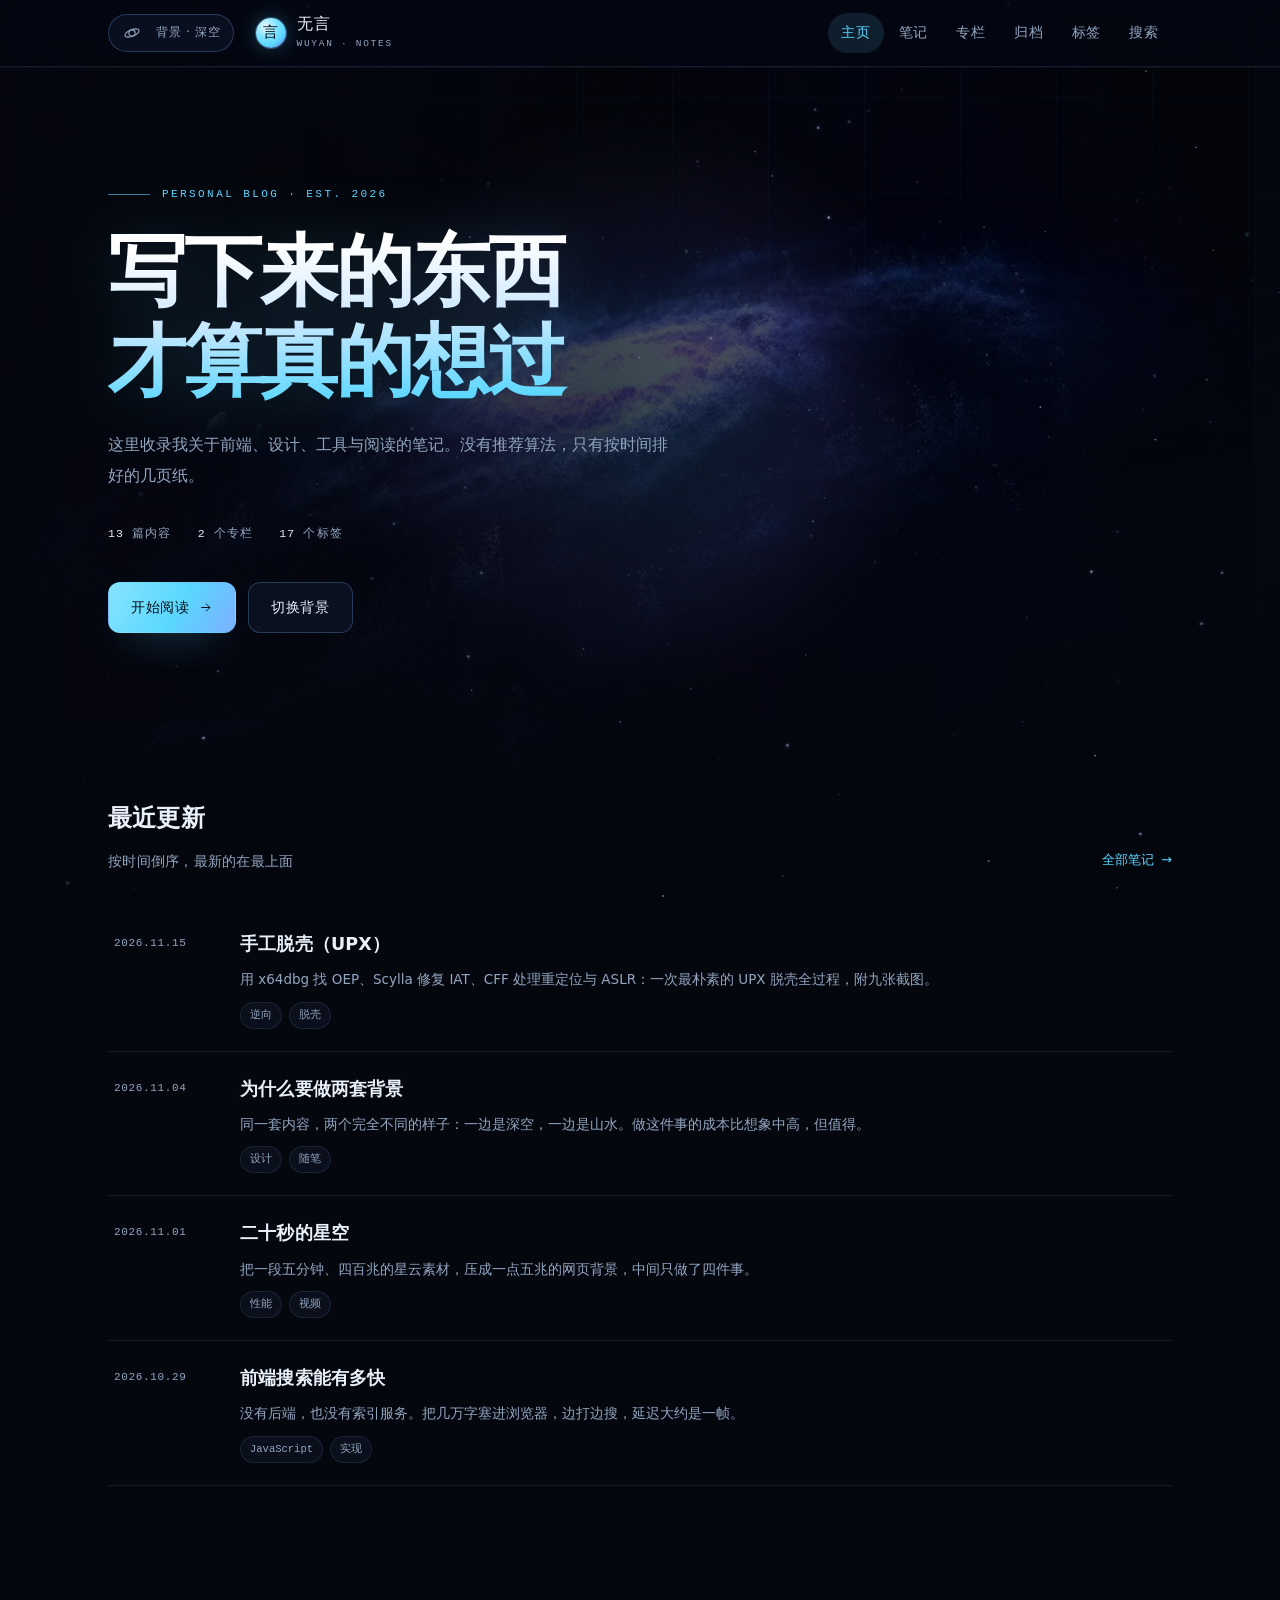
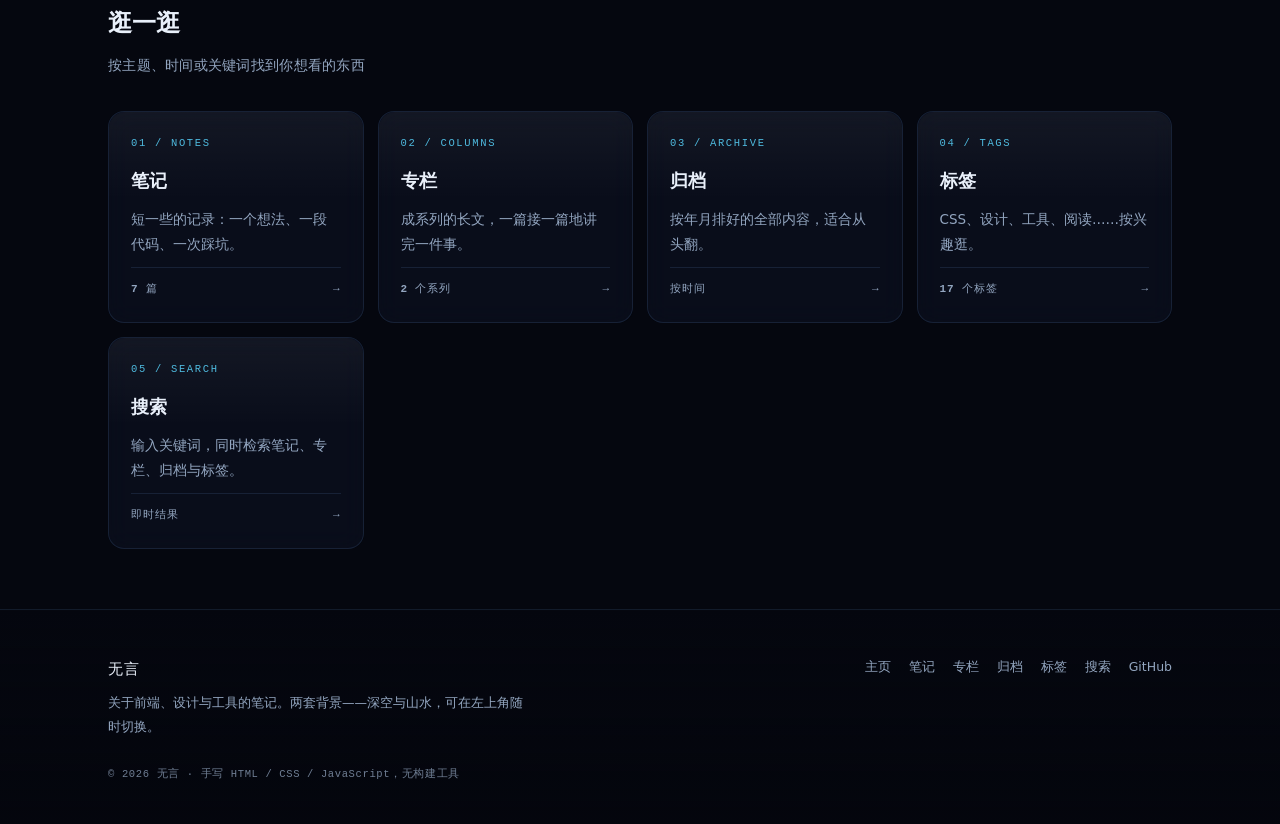
<file: index.html>
<!doctype html>
<html lang="zh-CN" data-theme="cosmos">
<head>
<meta charset="utf-8">
<meta name="viewport" content="width=device-width, initial-scale=1">
<title>无言 · 笔记与专栏</title>
<meta name="description" content="一个安静的个人博客：前端、设计、工具与阅读的笔记，按时间与标签整理。">
<meta name="theme-color" content="#05070F">
<meta property="og:type" content="website">
<meta property="og:title" content="无言 · 笔记与专栏">
<meta property="og:description" content="一个安静的个人博客：前端、设计、工具与阅读的笔记，按时间与标签整理。">
<link rel="icon" href="assets/media/favicon.svg" type="image/svg+xml">
<link rel="stylesheet" href="assets/css/base.css">
<link rel="stylesheet" href="assets/css/theme-cosmos.css">
<link rel="stylesheet" href="assets/css/theme-guofeng.css">
</head>
<body data-page="home">

<div class="scene" aria-hidden="true">
  <video class="scene__video" id="galaxy" muted loop playsinline preload="none" poster="assets/media/poster.jpg"></video>
  <div class="scene__photo"></div>
  <div class="scene__veil"></div>
  <div class="scene__grid"></div>
  <canvas id="stars"></canvas>
  <canvas id="petals"></canvas>
</div>
<div class="progress" aria-hidden="true"></div>

<header class="site-head">
  <div class="wrap head-inner">
    <button class="style-switch" type="button" data-style-toggle aria-pressed="false" aria-label="切换背景风格">
      <span class="style-switch__icons" aria-hidden="true">
        <svg class="i-space" viewBox="0 0 24 24" fill="none" stroke="currentColor" stroke-width="1.5"><circle cx="12" cy="12" r="4.2"/><ellipse cx="12" cy="12" rx="10" ry="4.4" transform="rotate(-22 12 12)"/></svg>
        <svg class="i-ink" viewBox="0 0 24 24" fill="none" stroke="currentColor" stroke-width="1.5" stroke-linecap="round"><path d="M3 18c3.5-6 6.5-9 9-9 2.6 0 4 2 6 2 1.4 0 2.4-.6 3-1.4"/><path d="M3 21h18"/></svg>
      </span>
      <span class="style-switch__label">背景 · <span data-style-label>深空</span></span>
    </button>
    <a class="brand" href="index.html" aria-label="无言 主页">
      <span class="brand__mark">言</span>
      <span class="brand__text"><span class="brand__name">无言</span><span class="brand__sub">WUYAN · NOTES</span></span>
    </a>
    <nav class="nav" aria-label="主导航">
      <a href="index.html">主页</a>
      <a href="notes.html">笔记</a>
      <a href="columns.html">专栏</a>
      <a href="archives.html">归档</a>
      <a href="tags.html">标签</a>
      <a href="search.html">搜索</a>
    </nav>
  </div>
</header>

<main>
  <section class="hero">
    <div class="hero__photo" aria-hidden="true"></div>
    <div class="wrap">
      <div class="hero__inner">
        <p class="hero__eyebrow">Personal blog · Est. 2026</p>
        <h1 class="hero__title">写下来的东西<br>才算真的想过</h1>
        <p class="hero__lede">这里收录我关于前端、设计、工具与阅读的笔记。没有推荐算法，只有按时间排好的几页纸。</p>
        <p class="hero__meta">
          <span><b data-count="posts">—</b> 篇内容</span>
          <span><b data-count="columns">—</b> 个专栏</span>
          <span><b data-count="tags">—</b> 个标签</span>
        </p>
        <div class="hero__actions">
          <a class="btn btn--primary" href="notes.html">开始阅读
            <svg viewBox="0 0 24 24" fill="none" stroke="currentColor" stroke-width="1.6"><path d="M5 12h14M13 6l6 6-6 6"/></svg>
          </a>
          <button class="btn" type="button" data-style-toggle>切换背景</button>
        </div>
      </div>
    </div>
  </section>

  <section class="section">
    <div class="wrap">
      <div class="sec-head">
        <div>
          <h2 class="sec-head__title">最近更新</h2>
          <p class="sec-head__sub">按时间倒序，最新的在最上面</p>
        </div>
        <a class="sec-head__more" href="notes.html">全部笔记 <span aria-hidden="true">→</span></a>
      </div>
      <div class="post-list" id="latest"></div>
    </div>
  </section>

  <section class="section section--tight">
    <div class="wrap">
      <div class="sec-head">
        <div>
          <h2 class="sec-head__title">逛一逛</h2>
          <p class="sec-head__sub">按主题、时间或关键词找到你想看的东西</p>
        </div>
      </div>
      <div class="entry-grid">
        <a class="entry reveal" href="notes.html">
          <span class="entry__no">01 / NOTES</span>
          <h3>笔记</h3>
          <p>短一些的记录：一个想法、一段代码、一次踩坑。</p>
          <span class="entry__foot"><span><b data-count="notes">—</b> 篇</span><span aria-hidden="true">→</span></span>
        </a>
        <a class="entry reveal" href="columns.html">
          <span class="entry__no">02 / COLUMNS</span>
          <h3>专栏</h3>
          <p>成系列的长文，一篇接一篇地讲完一件事。</p>
          <span class="entry__foot"><span><b data-count="columns">—</b> 个系列</span><span aria-hidden="true">→</span></span>
        </a>
        <a class="entry reveal" href="archives.html">
          <span class="entry__no">03 / ARCHIVE</span>
          <h3>归档</h3>
          <p>按年月排好的全部内容，适合从头翻。</p>
          <span class="entry__foot"><span>按时间</span><span aria-hidden="true">→</span></span>
        </a>
        <a class="entry reveal" href="tags.html">
          <span class="entry__no">04 / TAGS</span>
          <h3>标签</h3>
          <p>CSS、设计、工具、阅读……按兴趣逛。</p>
          <span class="entry__foot"><span><b data-count="tags">—</b> 个标签</span><span aria-hidden="true">→</span></span>
        </a>
        <a class="entry reveal" href="search.html">
          <span class="entry__no">05 / SEARCH</span>
          <h3>搜索</h3>
          <p>输入关键词，同时检索笔记、专栏、归档与标签。</p>
          <span class="entry__foot"><span>即时结果</span><span aria-hidden="true">→</span></span>
        </a>
      </div>
    </div>
  </section>
</main>

<footer class="site-foot">
  <div class="wrap foot-inner">
    <div>
      <p class="foot__name">无言</p>
      <p class="foot__note">关于前端、设计与工具的笔记。两套背景——深空与山水，可在左上角随时切换。</p>
    </div>
    <nav class="foot__links" aria-label="页脚导航">
      <a href="index.html">主页</a>
      <a href="notes.html">笔记</a>
      <a href="columns.html">专栏</a>
      <a href="archives.html">归档</a>
      <a href="tags.html">标签</a>
      <a href="search.html">搜索</a>
      <a href="https://github.com/wuyan2233" target="_blank" rel="noopener noreferrer">GitHub</a>
    </nav>
  </div>
  <div class="wrap">
    <p class="foot__copy">© <span data-year>2026</span> 无言 · 手写 HTML / CSS / JavaScript，无构建工具</p>
  </div>
</footer>

<script src="assets/js/markdown.js"></script>
<script src="assets/js/stars.js"></script>
<script src="assets/js/petals.js"></script>
<script src="assets/js/theme.js"></script>
<script src="assets/js/app.js"></script>
</body>
</html>
</file>
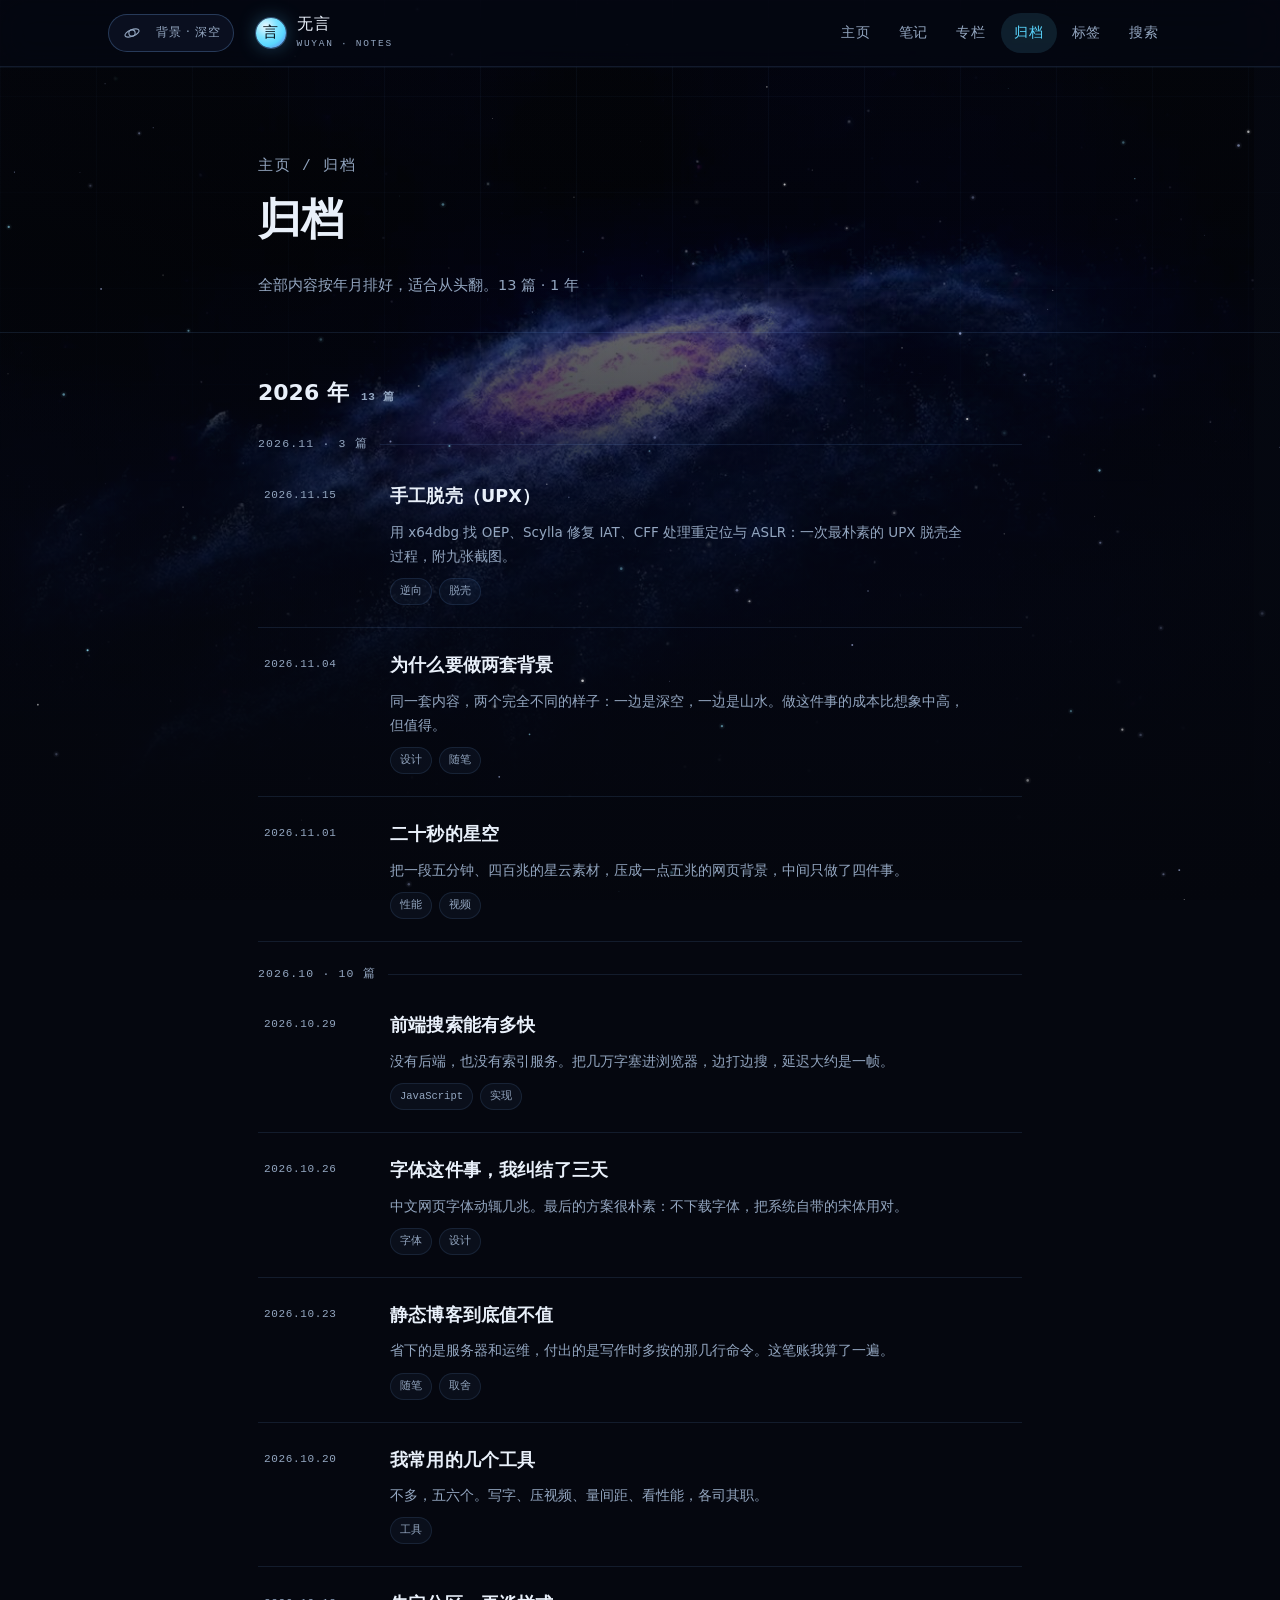
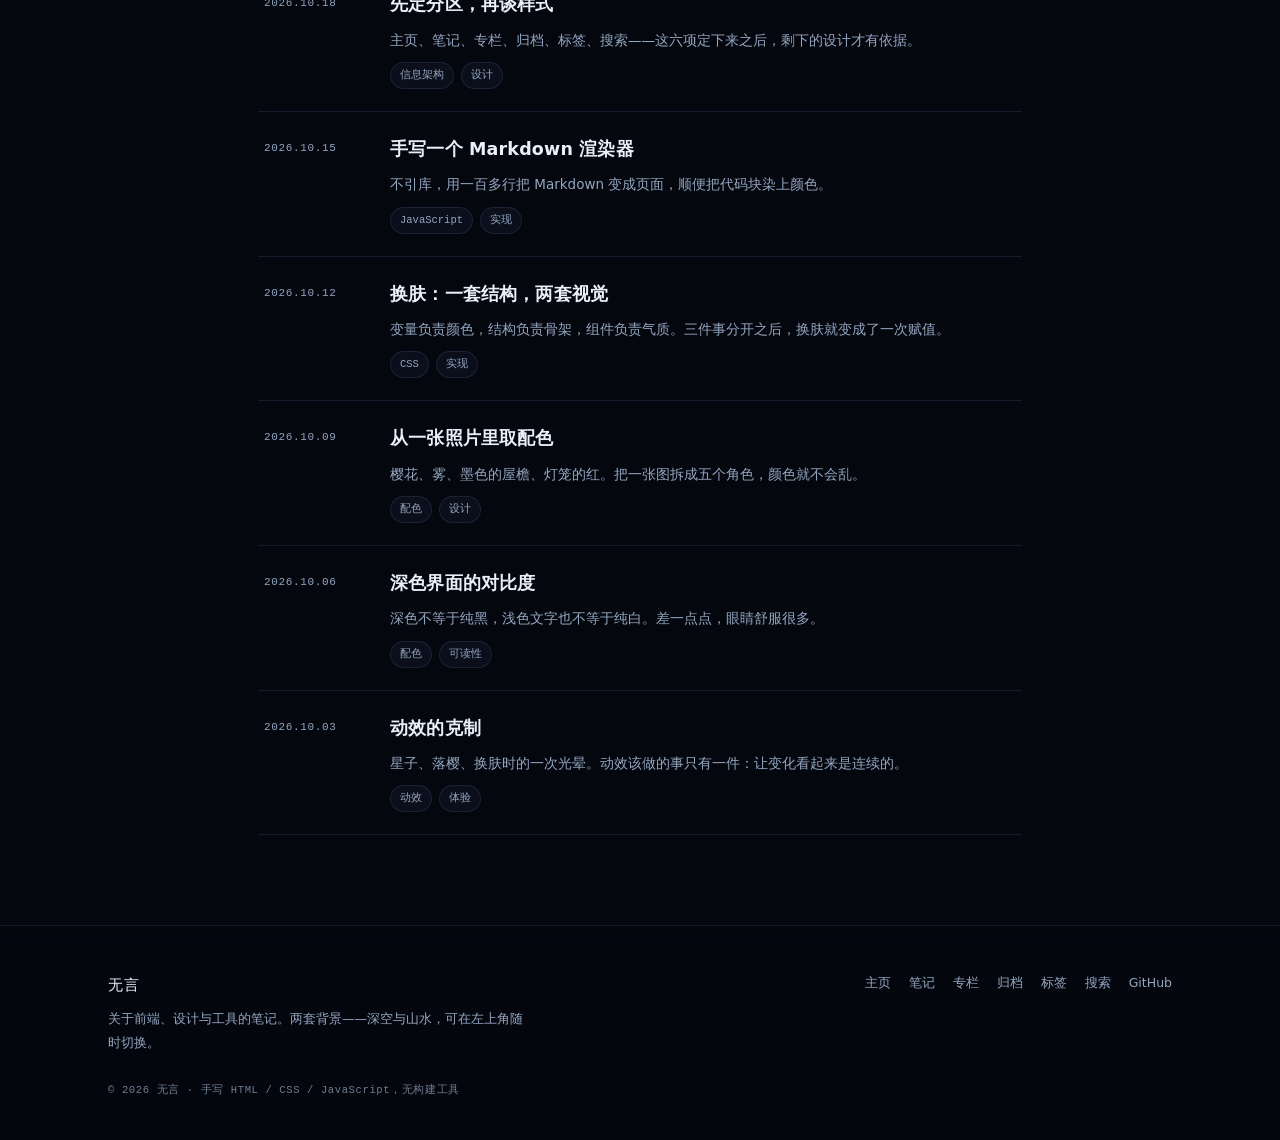
<file: archives.html>
<!doctype html>
<html lang="zh-CN" data-theme="cosmos">
<head>
<meta charset="utf-8">
<meta name="viewport" content="width=device-width, initial-scale=1">
<title>归档 · 无言</title>
<meta name="description" content="按年月排列的全部笔记与专栏。">
<meta name="theme-color" content="#05070F">
<meta property="og:type" content="website">
<meta property="og:title" content="归档 · 无言">
<meta property="og:description" content="按年月排列的全部笔记与专栏。">
<link rel="icon" href="assets/media/favicon.svg" type="image/svg+xml">
<link rel="stylesheet" href="assets/css/base.css">
<link rel="stylesheet" href="assets/css/theme-cosmos.css">
<link rel="stylesheet" href="assets/css/theme-guofeng.css">
</head>
<body data-page="archives">

<div class="scene" aria-hidden="true">
  <video class="scene__video" id="galaxy" muted loop playsinline preload="none" poster="assets/media/poster.jpg"></video>
  <div class="scene__photo"></div>
  <div class="scene__veil"></div>
  <div class="scene__grid"></div>
  <canvas id="stars"></canvas>
  <canvas id="petals"></canvas>
</div>
<div class="progress" aria-hidden="true"></div>

<header class="site-head">
  <div class="wrap head-inner">
    <button class="style-switch" type="button" data-style-toggle aria-pressed="false" aria-label="切换背景风格">
      <span class="style-switch__icons" aria-hidden="true">
        <svg class="i-space" viewBox="0 0 24 24" fill="none" stroke="currentColor" stroke-width="1.5"><circle cx="12" cy="12" r="4.2"/><ellipse cx="12" cy="12" rx="10" ry="4.4" transform="rotate(-22 12 12)"/></svg>
        <svg class="i-ink" viewBox="0 0 24 24" fill="none" stroke="currentColor" stroke-width="1.5" stroke-linecap="round"><path d="M3 18c3.5-6 6.5-9 9-9 2.6 0 4 2 6 2 1.4 0 2.4-.6 3-1.4"/><path d="M3 21h18"/></svg>
      </span>
      <span class="style-switch__label">背景 · <span data-style-label>深空</span></span>
    </button>
    <a class="brand" href="index.html" aria-label="无言 主页">
      <span class="brand__mark">言</span>
      <span class="brand__text"><span class="brand__name">无言</span><span class="brand__sub">WUYAN · NOTES</span></span>
    </a>
    <nav class="nav" aria-label="主导航">
      <a href="index.html">主页</a>
      <a href="notes.html">笔记</a>
      <a href="columns.html">专栏</a>
      <a href="archives.html">归档</a>
      <a href="tags.html">标签</a>
      <a href="search.html">搜索</a>
    </nav>
  </div>
</header>

<main>
  <section class="page-head">
    <div class="wrap wrap--narrow">
      <p class="page-head__crumb"><a href="index.html">主页</a> / 归档</p>
      <h1>归档</h1>
      <p>全部内容按年月排好，适合从头翻。<span data-archive-stat>—</span></p>
    </div>
  </section>
  <section class="section section--tight">
    <div class="wrap wrap--narrow">
      <div id="archives"></div>
    </div>
  </section>
</main>

<footer class="site-foot">
  <div class="wrap foot-inner">
    <div>
      <p class="foot__name">无言</p>
      <p class="foot__note">关于前端、设计与工具的笔记。两套背景——深空与山水，可在左上角随时切换。</p>
    </div>
    <nav class="foot__links" aria-label="页脚导航">
      <a href="index.html">主页</a>
      <a href="notes.html">笔记</a>
      <a href="columns.html">专栏</a>
      <a href="archives.html">归档</a>
      <a href="tags.html">标签</a>
      <a href="search.html">搜索</a>
      <a href="https://github.com/wuyan2233" target="_blank" rel="noopener noreferrer">GitHub</a>
    </nav>
  </div>
  <div class="wrap">
    <p class="foot__copy">© <span data-year>2026</span> 无言 · 手写 HTML / CSS / JavaScript，无构建工具</p>
  </div>
</footer>

<script src="assets/js/markdown.js"></script>
<script src="assets/js/stars.js"></script>
<script src="assets/js/petals.js"></script>
<script src="assets/js/theme.js"></script>
<script src="assets/js/app.js"></script>
</body>
</html>
</file>
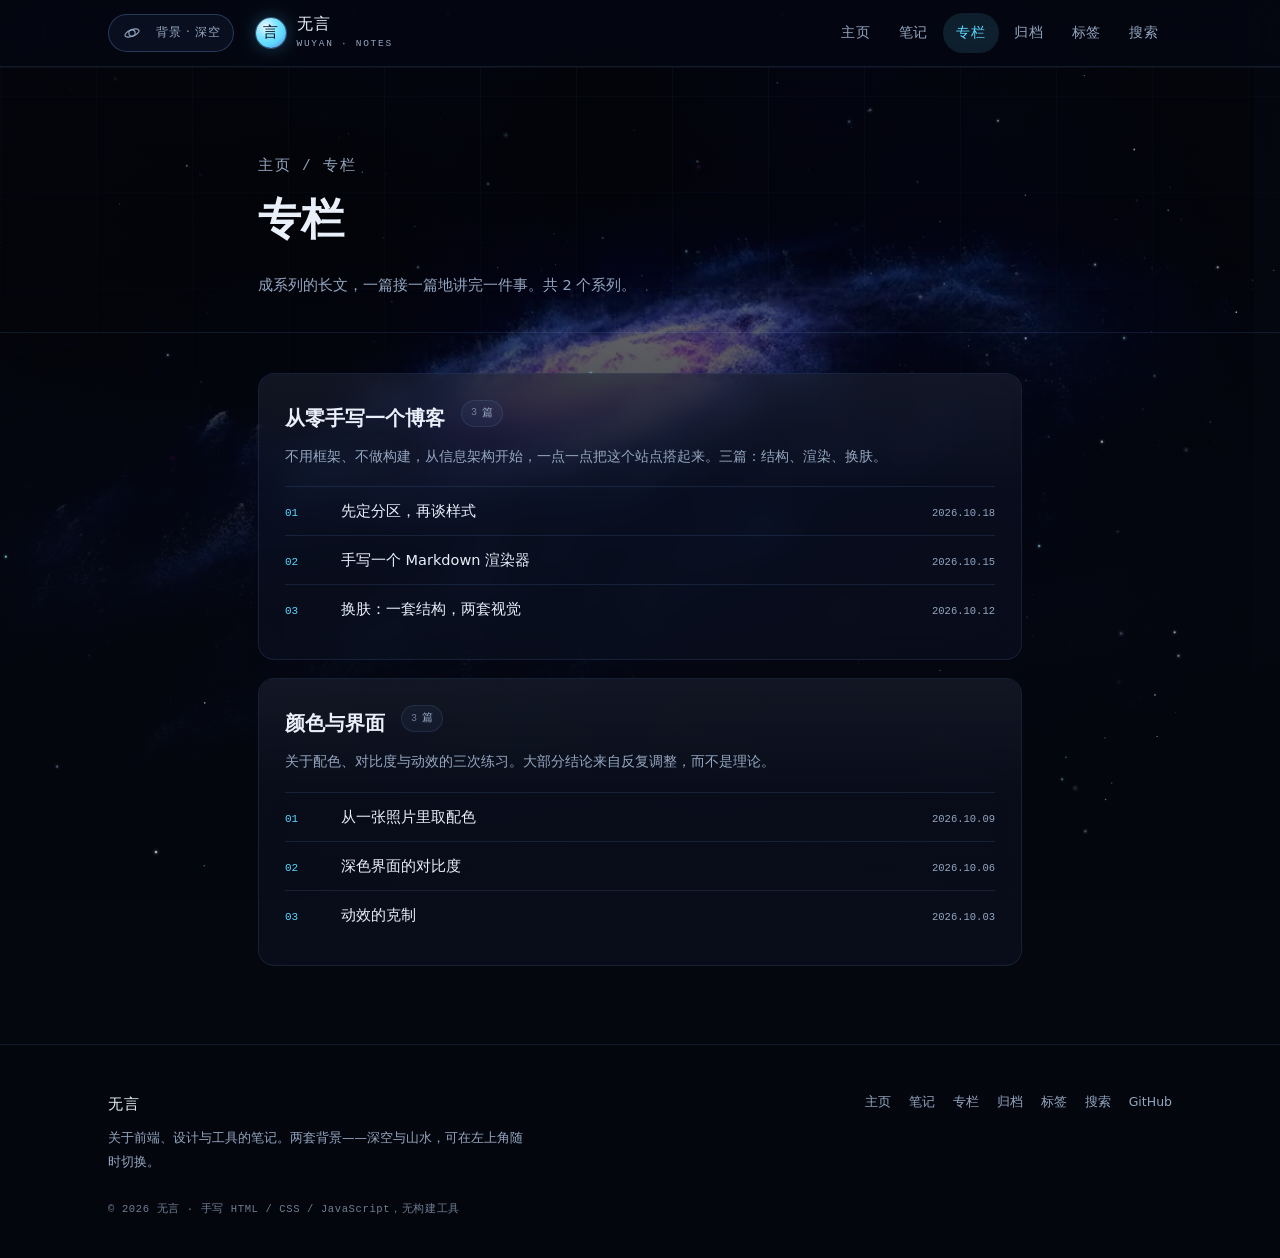
<file: columns.html>
<!doctype html>
<html lang="zh-CN" data-theme="cosmos">
<head>
<meta charset="utf-8">
<meta name="viewport" content="width=device-width, initial-scale=1">
<title>专栏 · 无言</title>
<meta name="description" content="成系列的长文：从零手写一个博客、颜色笔记。">
<meta name="theme-color" content="#05070F">
<meta property="og:type" content="website">
<meta property="og:title" content="专栏 · 无言">
<meta property="og:description" content="成系列的长文：从零手写一个博客、颜色笔记。">
<link rel="icon" href="assets/media/favicon.svg" type="image/svg+xml">
<link rel="stylesheet" href="assets/css/base.css">
<link rel="stylesheet" href="assets/css/theme-cosmos.css">
<link rel="stylesheet" href="assets/css/theme-guofeng.css">
</head>
<body data-page="columns">

<div class="scene" aria-hidden="true">
  <video class="scene__video" id="galaxy" muted loop playsinline preload="none" poster="assets/media/poster.jpg"></video>
  <div class="scene__photo"></div>
  <div class="scene__veil"></div>
  <div class="scene__grid"></div>
  <canvas id="stars"></canvas>
  <canvas id="petals"></canvas>
</div>
<div class="progress" aria-hidden="true"></div>

<header class="site-head">
  <div class="wrap head-inner">
    <button class="style-switch" type="button" data-style-toggle aria-pressed="false" aria-label="切换背景风格">
      <span class="style-switch__icons" aria-hidden="true">
        <svg class="i-space" viewBox="0 0 24 24" fill="none" stroke="currentColor" stroke-width="1.5"><circle cx="12" cy="12" r="4.2"/><ellipse cx="12" cy="12" rx="10" ry="4.4" transform="rotate(-22 12 12)"/></svg>
        <svg class="i-ink" viewBox="0 0 24 24" fill="none" stroke="currentColor" stroke-width="1.5" stroke-linecap="round"><path d="M3 18c3.5-6 6.5-9 9-9 2.6 0 4 2 6 2 1.4 0 2.4-.6 3-1.4"/><path d="M3 21h18"/></svg>
      </span>
      <span class="style-switch__label">背景 · <span data-style-label>深空</span></span>
    </button>
    <a class="brand" href="index.html" aria-label="无言 主页">
      <span class="brand__mark">言</span>
      <span class="brand__text"><span class="brand__name">无言</span><span class="brand__sub">WUYAN · NOTES</span></span>
    </a>
    <nav class="nav" aria-label="主导航">
      <a href="index.html">主页</a>
      <a href="notes.html">笔记</a>
      <a href="columns.html">专栏</a>
      <a href="archives.html">归档</a>
      <a href="tags.html">标签</a>
      <a href="search.html">搜索</a>
    </nav>
  </div>
</header>

<main>
  <section class="page-head">
    <div class="wrap wrap--narrow">
      <p class="page-head__crumb"><a href="index.html">主页</a> / 专栏</p>
      <h1>专栏</h1>
      <p>成系列的长文，一篇接一篇地讲完一件事。共 <span data-column-count>0</span> 个系列。</p>
    </div>
  </section>
  <section class="section section--tight">
    <div class="wrap wrap--narrow">
      <div id="columns"></div>
    </div>
  </section>
</main>

<footer class="site-foot">
  <div class="wrap foot-inner">
    <div>
      <p class="foot__name">无言</p>
      <p class="foot__note">关于前端、设计与工具的笔记。两套背景——深空与山水，可在左上角随时切换。</p>
    </div>
    <nav class="foot__links" aria-label="页脚导航">
      <a href="index.html">主页</a>
      <a href="notes.html">笔记</a>
      <a href="columns.html">专栏</a>
      <a href="archives.html">归档</a>
      <a href="tags.html">标签</a>
      <a href="search.html">搜索</a>
      <a href="https://github.com/wuyan2233" target="_blank" rel="noopener noreferrer">GitHub</a>
    </nav>
  </div>
  <div class="wrap">
    <p class="foot__copy">© <span data-year>2026</span> 无言 · 手写 HTML / CSS / JavaScript，无构建工具</p>
  </div>
</footer>

<script src="assets/js/markdown.js"></script>
<script src="assets/js/stars.js"></script>
<script src="assets/js/petals.js"></script>
<script src="assets/js/theme.js"></script>
<script src="assets/js/app.js"></script>
</body>
</html>
</file>
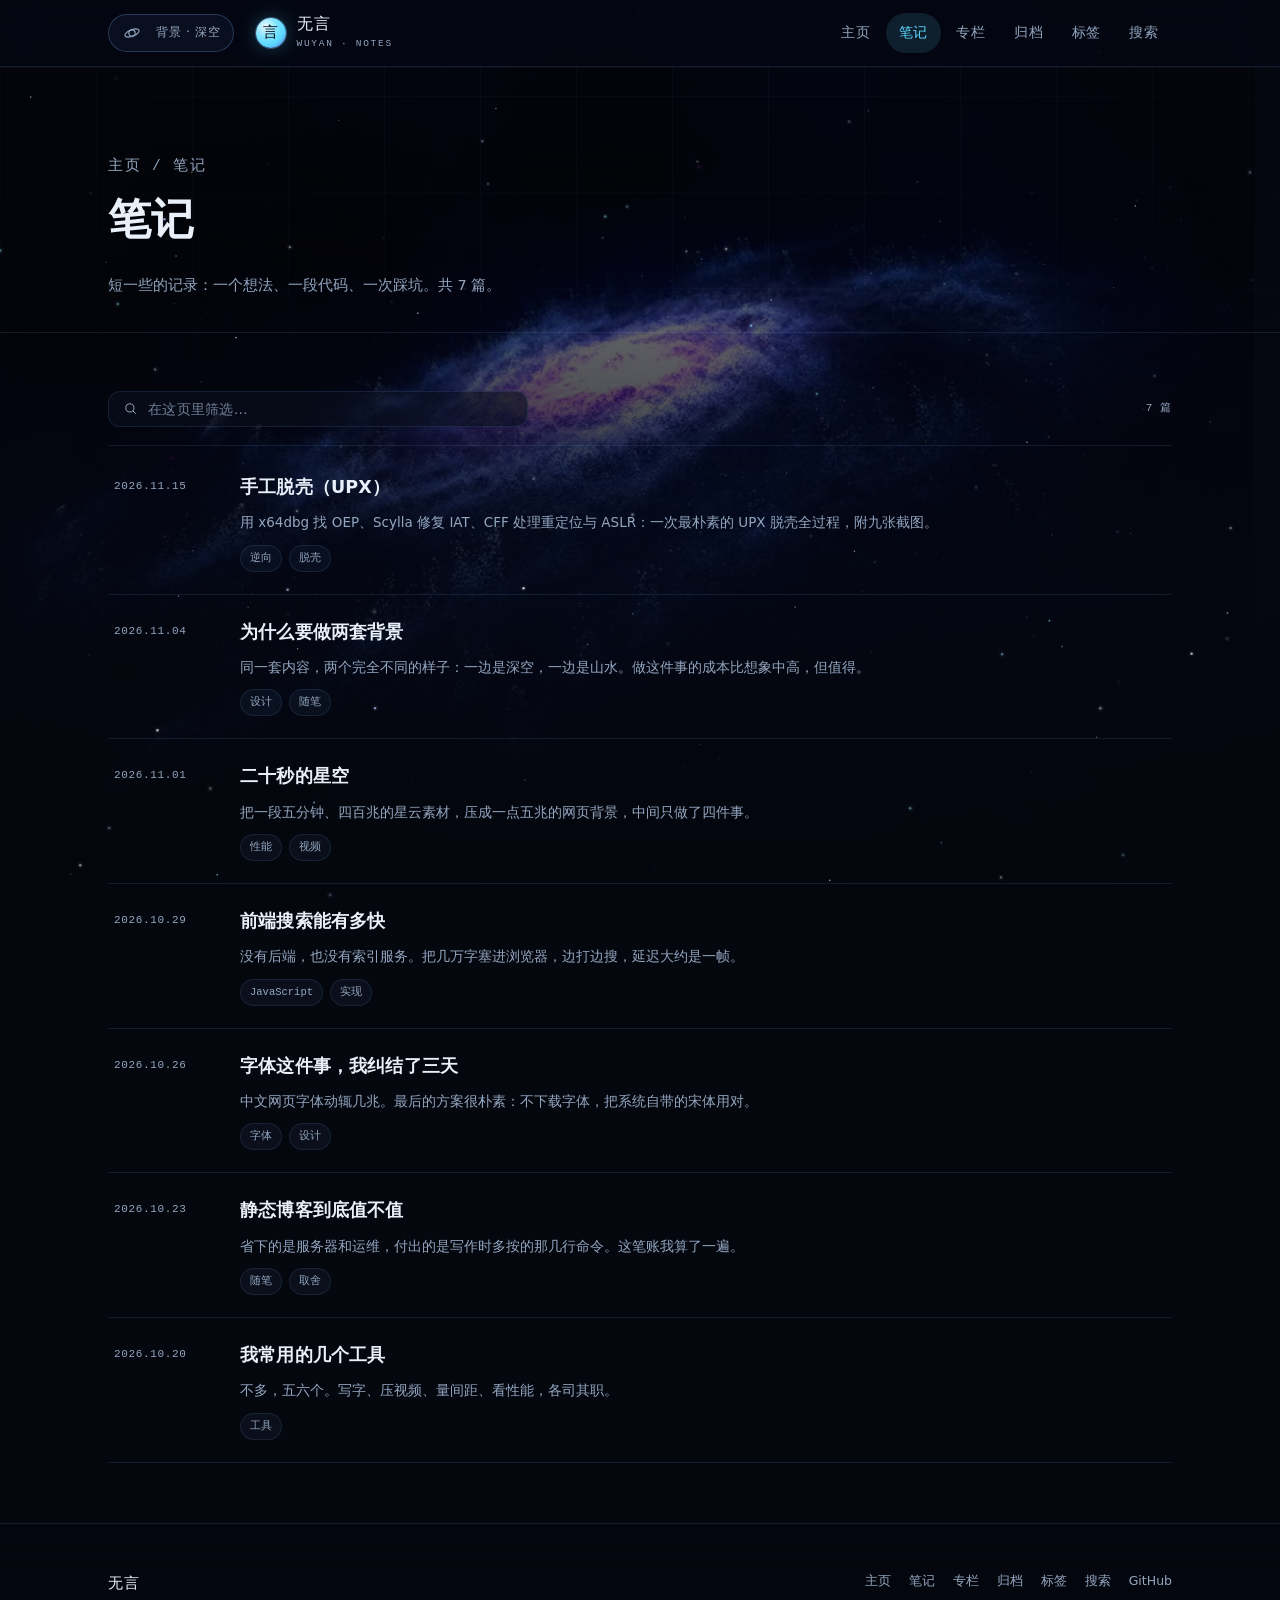
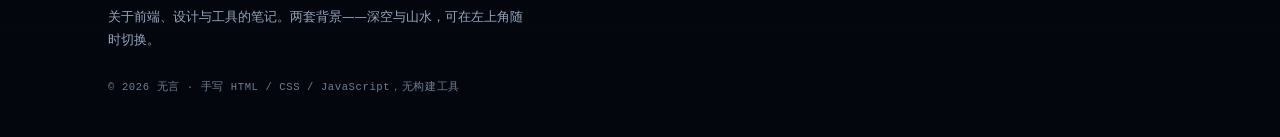
<file: notes.html>
<!doctype html>
<html lang="zh-CN" data-theme="cosmos">
<head>
<meta charset="utf-8">
<meta name="viewport" content="width=device-width, initial-scale=1">
<title>笔记 · 无言</title>
<meta name="description" content="所有短篇笔记，按时间倒序排列。">
<meta name="theme-color" content="#05070F">
<meta property="og:type" content="website">
<meta property="og:title" content="笔记 · 无言">
<meta property="og:description" content="所有短篇笔记，按时间倒序排列。">
<link rel="icon" href="assets/media/favicon.svg" type="image/svg+xml">
<link rel="stylesheet" href="assets/css/base.css">
<link rel="stylesheet" href="assets/css/theme-cosmos.css">
<link rel="stylesheet" href="assets/css/theme-guofeng.css">
</head>
<body data-page="notes">

<div class="scene" aria-hidden="true">
  <video class="scene__video" id="galaxy" muted loop playsinline preload="none" poster="assets/media/poster.jpg"></video>
  <div class="scene__photo"></div>
  <div class="scene__veil"></div>
  <div class="scene__grid"></div>
  <canvas id="stars"></canvas>
  <canvas id="petals"></canvas>
</div>
<div class="progress" aria-hidden="true"></div>

<header class="site-head">
  <div class="wrap head-inner">
    <button class="style-switch" type="button" data-style-toggle aria-pressed="false" aria-label="切换背景风格">
      <span class="style-switch__icons" aria-hidden="true">
        <svg class="i-space" viewBox="0 0 24 24" fill="none" stroke="currentColor" stroke-width="1.5"><circle cx="12" cy="12" r="4.2"/><ellipse cx="12" cy="12" rx="10" ry="4.4" transform="rotate(-22 12 12)"/></svg>
        <svg class="i-ink" viewBox="0 0 24 24" fill="none" stroke="currentColor" stroke-width="1.5" stroke-linecap="round"><path d="M3 18c3.5-6 6.5-9 9-9 2.6 0 4 2 6 2 1.4 0 2.4-.6 3-1.4"/><path d="M3 21h18"/></svg>
      </span>
      <span class="style-switch__label">背景 · <span data-style-label>深空</span></span>
    </button>
    <a class="brand" href="index.html" aria-label="无言 主页">
      <span class="brand__mark">言</span>
      <span class="brand__text"><span class="brand__name">无言</span><span class="brand__sub">WUYAN · NOTES</span></span>
    </a>
    <nav class="nav" aria-label="主导航">
      <a href="index.html">主页</a>
      <a href="notes.html">笔记</a>
      <a href="columns.html">专栏</a>
      <a href="archives.html">归档</a>
      <a href="tags.html">标签</a>
      <a href="search.html">搜索</a>
    </nav>
  </div>
</header>

<main>
  <section class="page-head">
    <div class="wrap">
      <p class="page-head__crumb"><a href="index.html">主页</a> / 笔记</p>
      <h1>笔记</h1>
      <p>短一些的记录：一个想法、一段代码、一次踩坑。共 <span data-note-count>0</span> 篇。</p>
    </div>
  </section>
  <section class="section section--tight">
    <div class="wrap">
      <div class="toolbar">
        <label class="field" for="notes-search">
          <svg viewBox="0 0 24 24" fill="none" stroke="currentColor" stroke-width="1.6"><circle cx="11" cy="11" r="6.5"/><path d="m16 16 4.5 4.5"/></svg>
          <input id="notes-search" type="search" placeholder="在这页里筛选…" autocomplete="off">
        </label>
        <span class="toolbar__hint" data-notes-hint>—</span>
      </div>
      <div class="post-list" id="notes-list" aria-live="polite"></div>
    </div>
  </section>
</main>

<footer class="site-foot">
  <div class="wrap foot-inner">
    <div>
      <p class="foot__name">无言</p>
      <p class="foot__note">关于前端、设计与工具的笔记。两套背景——深空与山水，可在左上角随时切换。</p>
    </div>
    <nav class="foot__links" aria-label="页脚导航">
      <a href="index.html">主页</a>
      <a href="notes.html">笔记</a>
      <a href="columns.html">专栏</a>
      <a href="archives.html">归档</a>
      <a href="tags.html">标签</a>
      <a href="search.html">搜索</a>
      <a href="https://github.com/wuyan2233" target="_blank" rel="noopener noreferrer">GitHub</a>
    </nav>
  </div>
  <div class="wrap">
    <p class="foot__copy">© <span data-year>2026</span> 无言 · 手写 HTML / CSS / JavaScript，无构建工具</p>
  </div>
</footer>

<script src="assets/js/markdown.js"></script>
<script src="assets/js/stars.js"></script>
<script src="assets/js/petals.js"></script>
<script src="assets/js/theme.js"></script>
<script src="assets/js/app.js"></script>
</body>
</html>
</file>
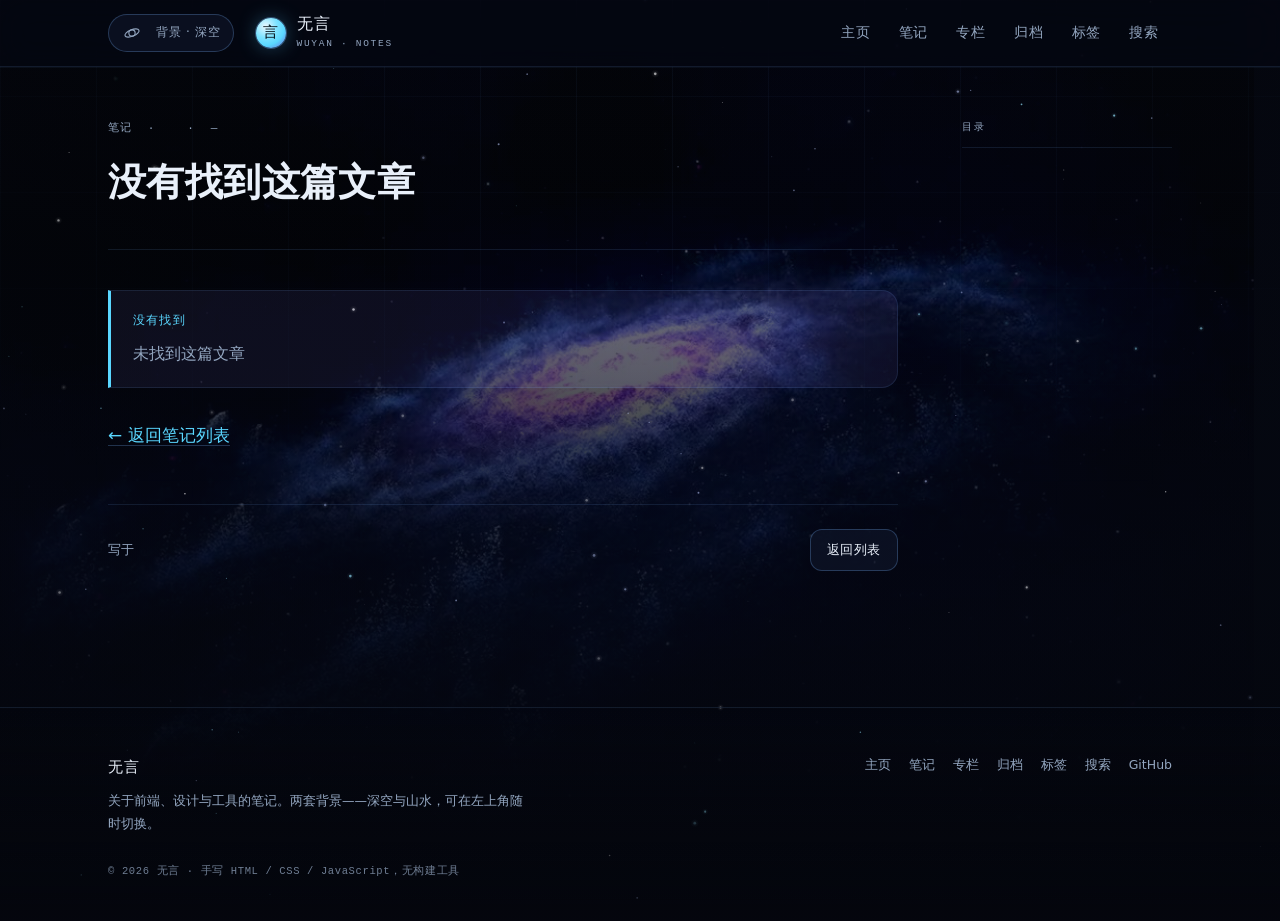
<file: post.html>
<!doctype html>
<html lang="zh-CN" data-theme="cosmos">
<head>
<meta charset="utf-8">
<meta name="viewport" content="width=device-width, initial-scale=1">
<title>阅读 · 无言</title>
<meta name="description" content="一篇文章。">
<meta name="theme-color" content="#05070F">
<meta property="og:type" content="website">
<meta property="og:title" content="阅读 · 无言">
<meta property="og:description" content="一篇文章。">
<link rel="icon" href="assets/media/favicon.svg" type="image/svg+xml">
<link rel="stylesheet" href="assets/css/base.css">
<link rel="stylesheet" href="assets/css/theme-cosmos.css">
<link rel="stylesheet" href="assets/css/theme-guofeng.css">
</head>
<body data-page="post">

<div class="scene" aria-hidden="true">
  <video class="scene__video" id="galaxy" muted loop playsinline preload="none" poster="assets/media/poster.jpg"></video>
  <div class="scene__photo"></div>
  <div class="scene__veil"></div>
  <div class="scene__grid"></div>
  <canvas id="stars"></canvas>
  <canvas id="petals"></canvas>
</div>
<div class="progress" aria-hidden="true"></div>

<header class="site-head">
  <div class="wrap head-inner">
    <button class="style-switch" type="button" data-style-toggle aria-pressed="false" aria-label="切换背景风格">
      <span class="style-switch__icons" aria-hidden="true">
        <svg class="i-space" viewBox="0 0 24 24" fill="none" stroke="currentColor" stroke-width="1.5"><circle cx="12" cy="12" r="4.2"/><ellipse cx="12" cy="12" rx="10" ry="4.4" transform="rotate(-22 12 12)"/></svg>
        <svg class="i-ink" viewBox="0 0 24 24" fill="none" stroke="currentColor" stroke-width="1.5" stroke-linecap="round"><path d="M3 18c3.5-6 6.5-9 9-9 2.6 0 4 2 6 2 1.4 0 2.4-.6 3-1.4"/><path d="M3 21h18"/></svg>
      </span>
      <span class="style-switch__label">背景 · <span data-style-label>深空</span></span>
    </button>
    <a class="brand" href="index.html" aria-label="无言 主页">
      <span class="brand__mark">言</span>
      <span class="brand__text"><span class="brand__name">无言</span><span class="brand__sub">WUYAN · NOTES</span></span>
    </a>
    <nav class="nav" aria-label="主导航">
      <a href="index.html">主页</a>
      <a href="notes.html">笔记</a>
      <a href="columns.html">专栏</a>
      <a href="archives.html">归档</a>
      <a href="tags.html">标签</a>
      <a href="search.html">搜索</a>
    </nav>
  </div>
</header>

<main class="wrap">
  <div class="article-shell">
    <article>
      <header class="article-head">
        <div class="article-head__meta">
          <a href="notes.html" data-post-kind>笔记</a>
          <span aria-hidden="true">·</span>
          <time data-post-date></time>
          <span aria-hidden="true">·</span>
          <span data-post-read>—</span>
        </div>
        <h1 data-post-title>正在载入…</h1>
        <p class="article-head__dek" data-post-dek></p>
        <div class="tags" data-post-tags></div>
      </header>

      <div class="prose" data-article-body></div>

      <footer class="article-foot">
        <span>写于 <span data-post-date></span></span>
        <a class="btn" href="notes.html" style="padding:8px 16px;font-size:13px">返回列表</a>
      </footer>

      <nav class="pager" data-pager aria-label="上一篇与下一篇"></nav>
    </article>

    <aside class="toc" aria-label="目录">
      <p class="toc__title">目录</p>
      <ol id="toc-list"></ol>
    </aside>
  </div>
</main>

<footer class="site-foot">
  <div class="wrap foot-inner">
    <div>
      <p class="foot__name">无言</p>
      <p class="foot__note">关于前端、设计与工具的笔记。两套背景——深空与山水，可在左上角随时切换。</p>
    </div>
    <nav class="foot__links" aria-label="页脚导航">
      <a href="index.html">主页</a>
      <a href="notes.html">笔记</a>
      <a href="columns.html">专栏</a>
      <a href="archives.html">归档</a>
      <a href="tags.html">标签</a>
      <a href="search.html">搜索</a>
      <a href="https://github.com/wuyan2233" target="_blank" rel="noopener noreferrer">GitHub</a>
    </nav>
  </div>
  <div class="wrap">
    <p class="foot__copy">© <span data-year>2026</span> 无言 · 手写 HTML / CSS / JavaScript，无构建工具</p>
  </div>
</footer>

<script src="assets/js/markdown.js"></script>
<script src="assets/js/stars.js"></script>
<script src="assets/js/petals.js"></script>
<script src="assets/js/theme.js"></script>
<script src="assets/js/app.js"></script>
</body>
</html>
</file>
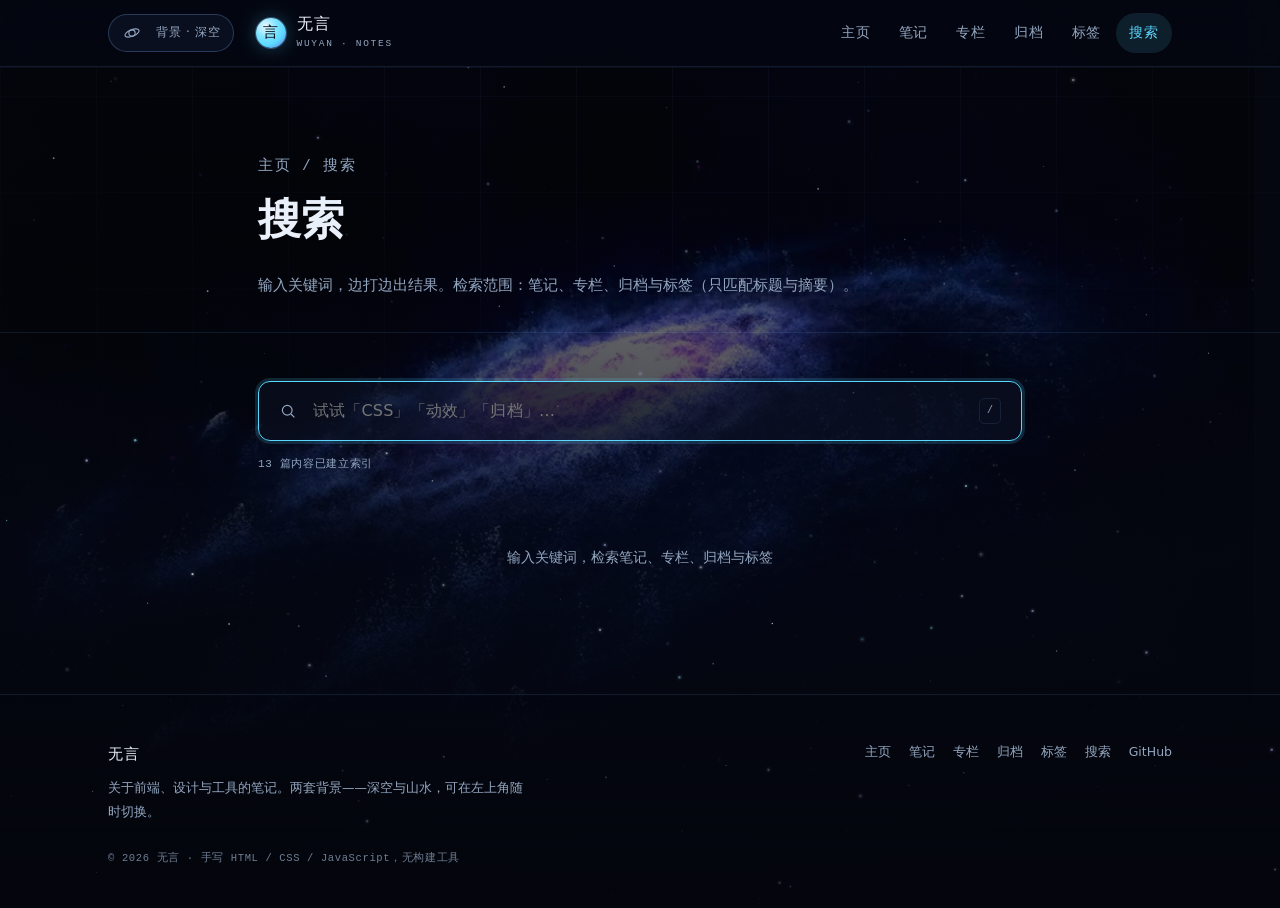
<file: search.html>
<!doctype html>
<html lang="zh-CN" data-theme="cosmos">
<head>
<meta charset="utf-8">
<meta name="viewport" content="width=device-width, initial-scale=1">
<title>搜索 · 无言</title>
<meta name="description" content="同时检索笔记、专栏、归档与标签。">
<meta name="theme-color" content="#05070F">
<meta property="og:type" content="website">
<meta property="og:title" content="搜索 · 无言">
<meta property="og:description" content="同时检索笔记、专栏、归档与标签。">
<link rel="icon" href="assets/media/favicon.svg" type="image/svg+xml">
<link rel="stylesheet" href="assets/css/base.css">
<link rel="stylesheet" href="assets/css/theme-cosmos.css">
<link rel="stylesheet" href="assets/css/theme-guofeng.css">
</head>
<body data-page="search">

<div class="scene" aria-hidden="true">
  <video class="scene__video" id="galaxy" muted loop playsinline preload="none" poster="assets/media/poster.jpg"></video>
  <div class="scene__photo"></div>
  <div class="scene__veil"></div>
  <div class="scene__grid"></div>
  <canvas id="stars"></canvas>
  <canvas id="petals"></canvas>
</div>
<div class="progress" aria-hidden="true"></div>

<header class="site-head">
  <div class="wrap head-inner">
    <button class="style-switch" type="button" data-style-toggle aria-pressed="false" aria-label="切换背景风格">
      <span class="style-switch__icons" aria-hidden="true">
        <svg class="i-space" viewBox="0 0 24 24" fill="none" stroke="currentColor" stroke-width="1.5"><circle cx="12" cy="12" r="4.2"/><ellipse cx="12" cy="12" rx="10" ry="4.4" transform="rotate(-22 12 12)"/></svg>
        <svg class="i-ink" viewBox="0 0 24 24" fill="none" stroke="currentColor" stroke-width="1.5" stroke-linecap="round"><path d="M3 18c3.5-6 6.5-9 9-9 2.6 0 4 2 6 2 1.4 0 2.4-.6 3-1.4"/><path d="M3 21h18"/></svg>
      </span>
      <span class="style-switch__label">背景 · <span data-style-label>深空</span></span>
    </button>
    <a class="brand" href="index.html" aria-label="无言 主页">
      <span class="brand__mark">言</span>
      <span class="brand__text"><span class="brand__name">无言</span><span class="brand__sub">WUYAN · NOTES</span></span>
    </a>
    <nav class="nav" aria-label="主导航">
      <a href="index.html">主页</a>
      <a href="notes.html">笔记</a>
      <a href="columns.html">专栏</a>
      <a href="archives.html">归档</a>
      <a href="tags.html">标签</a>
      <a href="search.html">搜索</a>
    </nav>
  </div>
</header>

<main>
  <section class="page-head">
    <div class="wrap wrap--narrow">
      <p class="page-head__crumb"><a href="index.html">主页</a> / 搜索</p>
      <h1>搜索</h1>
      <p>输入关键词，边打边出结果。检索范围：笔记、专栏、归档与标签（只匹配标题与摘要）。</p>
    </div>
  </section>
  <section class="section section--tight">
    <div class="wrap wrap--narrow">
      <div class="search-box">
        <svg viewBox="0 0 24 24" fill="none" stroke="currentColor" stroke-width="1.6"><circle cx="11" cy="11" r="6.5"/><path d="m16 16 4.5 4.5"/></svg>
        <input id="search-input" type="search" placeholder="试试「CSS」「动效」「归档」…" autocomplete="off" autofocus>
        <kbd>/</kbd>
      </div>
      <p class="search-meta" id="search-meta">正在建立索引…</p>
      <div id="search-results" aria-live="polite"></div>
    </div>
  </section>
</main>

<footer class="site-foot">
  <div class="wrap foot-inner">
    <div>
      <p class="foot__name">无言</p>
      <p class="foot__note">关于前端、设计与工具的笔记。两套背景——深空与山水，可在左上角随时切换。</p>
    </div>
    <nav class="foot__links" aria-label="页脚导航">
      <a href="index.html">主页</a>
      <a href="notes.html">笔记</a>
      <a href="columns.html">专栏</a>
      <a href="archives.html">归档</a>
      <a href="tags.html">标签</a>
      <a href="search.html">搜索</a>
      <a href="https://github.com/wuyan2233" target="_blank" rel="noopener noreferrer">GitHub</a>
    </nav>
  </div>
  <div class="wrap">
    <p class="foot__copy">© <span data-year>2026</span> 无言 · 手写 HTML / CSS / JavaScript，无构建工具</p>
  </div>
</footer>

<script src="assets/js/markdown.js"></script>
<script src="assets/js/stars.js"></script>
<script src="assets/js/petals.js"></script>
<script src="assets/js/theme.js"></script>
<script src="assets/js/app.js"></script>
</body>
</html>
</file>
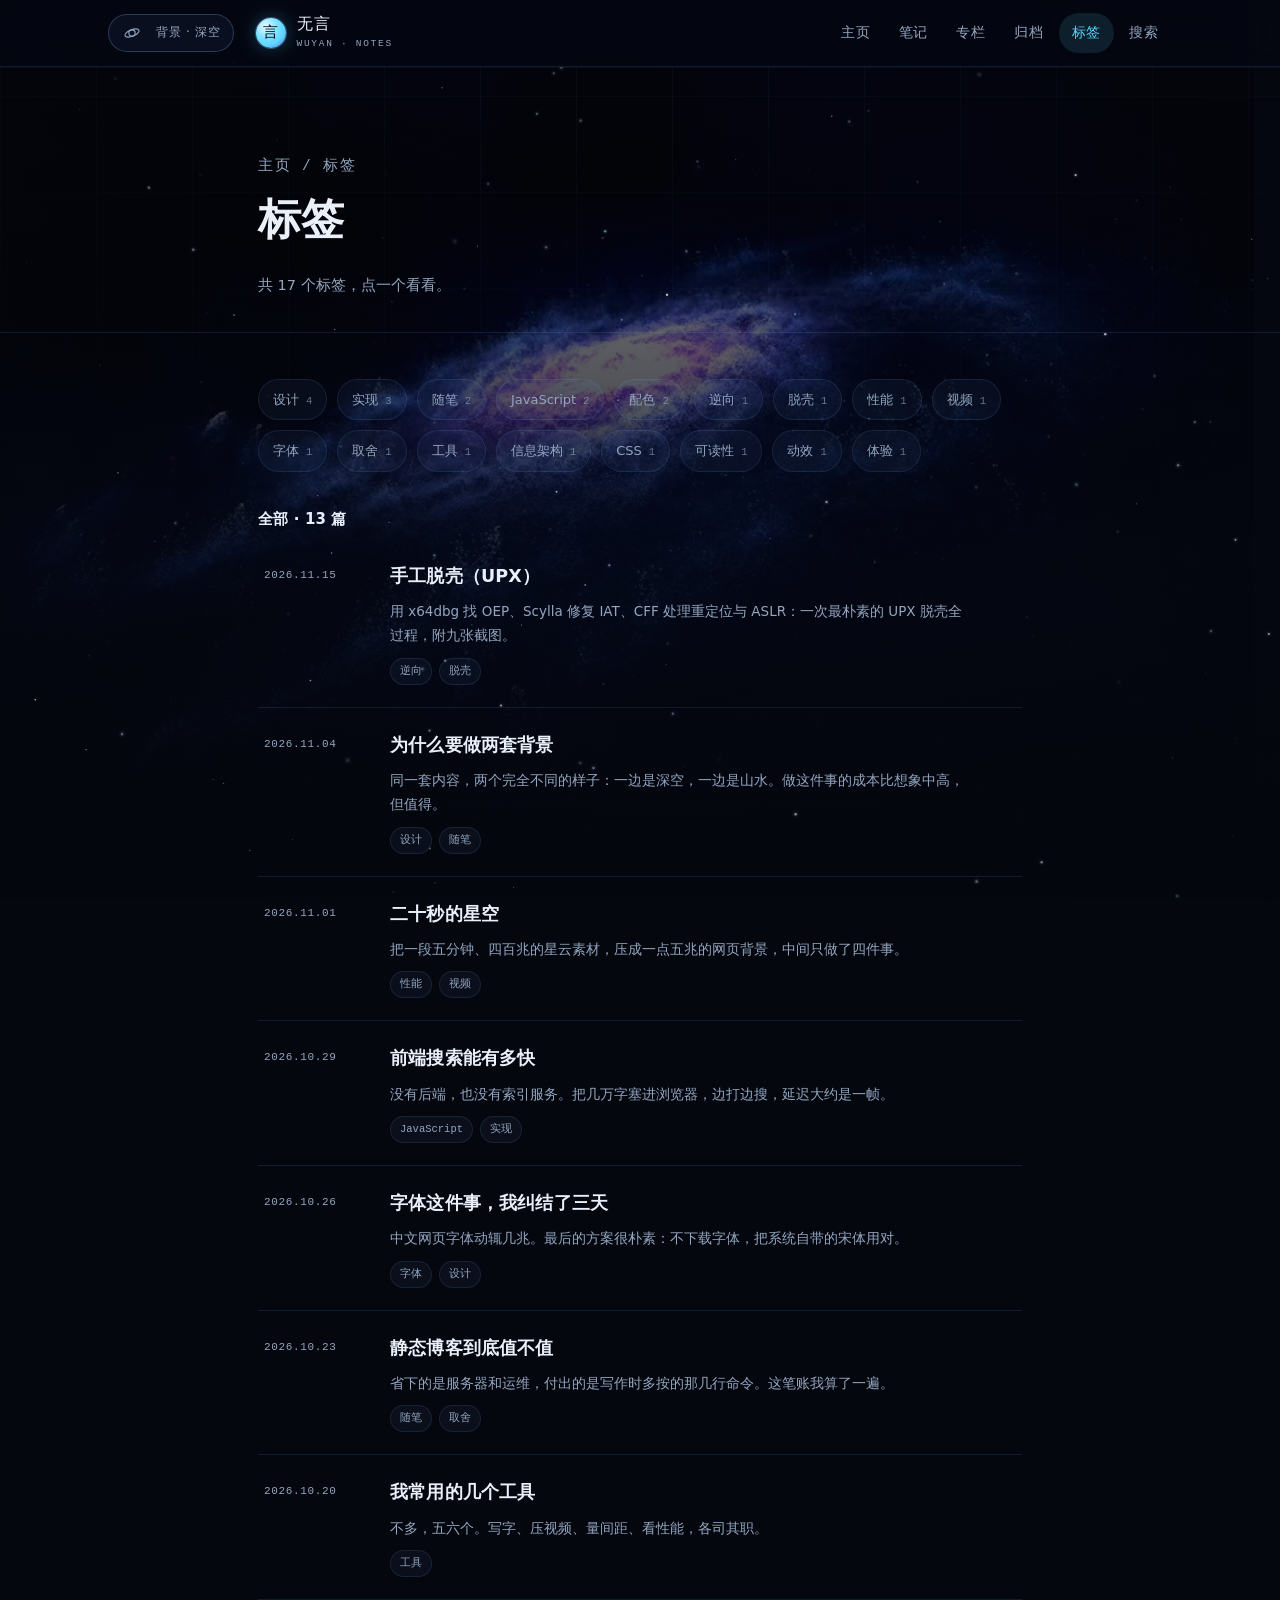
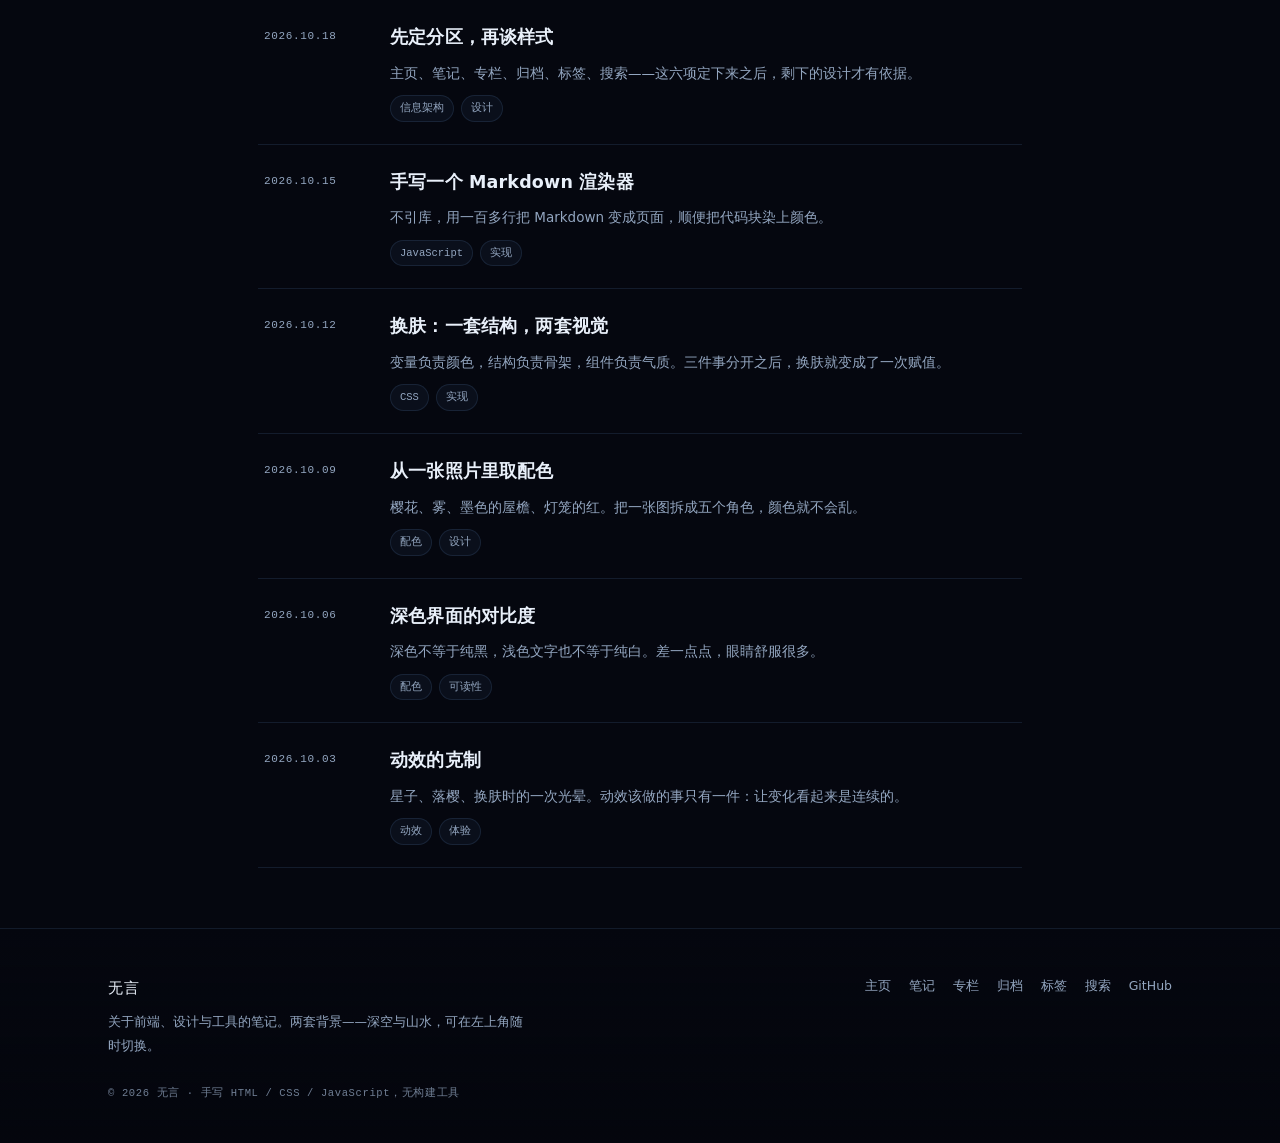
<file: tags.html>
<!doctype html>
<html lang="zh-CN" data-theme="cosmos">
<head>
<meta charset="utf-8">
<meta name="viewport" content="width=device-width, initial-scale=1">
<title>标签 · 无言</title>
<meta name="description" content="按标签浏览笔记与专栏。">
<meta name="theme-color" content="#05070F">
<meta property="og:type" content="website">
<meta property="og:title" content="标签 · 无言">
<meta property="og:description" content="按标签浏览笔记与专栏。">
<link rel="icon" href="assets/media/favicon.svg" type="image/svg+xml">
<link rel="stylesheet" href="assets/css/base.css">
<link rel="stylesheet" href="assets/css/theme-cosmos.css">
<link rel="stylesheet" href="assets/css/theme-guofeng.css">
</head>
<body data-page="tags">

<div class="scene" aria-hidden="true">
  <video class="scene__video" id="galaxy" muted loop playsinline preload="none" poster="assets/media/poster.jpg"></video>
  <div class="scene__photo"></div>
  <div class="scene__veil"></div>
  <div class="scene__grid"></div>
  <canvas id="stars"></canvas>
  <canvas id="petals"></canvas>
</div>
<div class="progress" aria-hidden="true"></div>

<header class="site-head">
  <div class="wrap head-inner">
    <button class="style-switch" type="button" data-style-toggle aria-pressed="false" aria-label="切换背景风格">
      <span class="style-switch__icons" aria-hidden="true">
        <svg class="i-space" viewBox="0 0 24 24" fill="none" stroke="currentColor" stroke-width="1.5"><circle cx="12" cy="12" r="4.2"/><ellipse cx="12" cy="12" rx="10" ry="4.4" transform="rotate(-22 12 12)"/></svg>
        <svg class="i-ink" viewBox="0 0 24 24" fill="none" stroke="currentColor" stroke-width="1.5" stroke-linecap="round"><path d="M3 18c3.5-6 6.5-9 9-9 2.6 0 4 2 6 2 1.4 0 2.4-.6 3-1.4"/><path d="M3 21h18"/></svg>
      </span>
      <span class="style-switch__label">背景 · <span data-style-label>深空</span></span>
    </button>
    <a class="brand" href="index.html" aria-label="无言 主页">
      <span class="brand__mark">言</span>
      <span class="brand__text"><span class="brand__name">无言</span><span class="brand__sub">WUYAN · NOTES</span></span>
    </a>
    <nav class="nav" aria-label="主导航">
      <a href="index.html">主页</a>
      <a href="notes.html">笔记</a>
      <a href="columns.html">专栏</a>
      <a href="archives.html">归档</a>
      <a href="tags.html">标签</a>
      <a href="search.html">搜索</a>
    </nav>
  </div>
</header>

<main>
  <section class="page-head">
    <div class="wrap wrap--narrow">
      <p class="page-head__crumb"><a href="index.html">主页</a> / 标签</p>
      <h1>标签</h1>
      <p>共 <span data-tag-count>0</span> 个标签，点一个看看。</p>
    </div>
  </section>
  <section class="section section--tight">
    <div class="wrap wrap--narrow">
      <div class="tag-cloud" id="tag-cloud"></div>
      <div class="sec-head" style="margin:10px 0 6px">
        <h2 class="sec-head__title" id="tag-head" style="font-size:15px">全部</h2>
      </div>
      <div class="post-list" id="tag-posts" aria-live="polite"></div>
    </div>
  </section>
</main>

<footer class="site-foot">
  <div class="wrap foot-inner">
    <div>
      <p class="foot__name">无言</p>
      <p class="foot__note">关于前端、设计与工具的笔记。两套背景——深空与山水，可在左上角随时切换。</p>
    </div>
    <nav class="foot__links" aria-label="页脚导航">
      <a href="index.html">主页</a>
      <a href="notes.html">笔记</a>
      <a href="columns.html">专栏</a>
      <a href="archives.html">归档</a>
      <a href="tags.html">标签</a>
      <a href="search.html">搜索</a>
      <a href="https://github.com/wuyan2233" target="_blank" rel="noopener noreferrer">GitHub</a>
    </nav>
  </div>
  <div class="wrap">
    <p class="foot__copy">© <span data-year>2026</span> 无言 · 手写 HTML / CSS / JavaScript，无构建工具</p>
  </div>
</footer>

<script src="assets/js/markdown.js"></script>
<script src="assets/js/stars.js"></script>
<script src="assets/js/petals.js"></script>
<script src="assets/js/theme.js"></script>
<script src="assets/js/app.js"></script>
</body>
</html>
</file>
<file: assets/css/base.css>
/* ==========================================================================
   blog · base.css
   结构层：布局、组件骨架。颜色与字体全部来自主题变量。
   ========================================================================== */

*, *::before, *::after { box-sizing: border-box; }

html {
  -webkit-text-size-adjust: 100%;
  scroll-behavior: smooth;
  background: var(--bg);
}

body {
  margin: 0;
  min-height: 100vh;
  font-family: var(--font-body);
  font-size: var(--fs-body, 17px);
  line-height: var(--lh-body, 1.85);
  color: var(--text);
  background: transparent;
  overflow-x: hidden;
  -webkit-font-smoothing: antialiased;
  text-rendering: optimizeLegibility;
}

img, svg, video, canvas { display: block; max-width: 100%; }
a { color: inherit; text-decoration: none; }
button { font: inherit; color: inherit; background: none; border: 0; cursor: pointer; }
::selection { background: var(--select-bg); color: var(--select-fg); }

:focus-visible {
  outline: 2px solid var(--accent);
  outline-offset: 3px;
  border-radius: 6px;
}

.wrap { width: 100%; max-width: var(--wrap); margin: 0 auto; padding: 0 var(--gutter); }
.wrap--narrow { max-width: 820px; }

.sr-only {
  position: absolute; width: 1px; height: 1px; padding: 0; margin: -1px;
  overflow: hidden; clip: rect(0 0 0 0); white-space: nowrap; border: 0;
}

.mono {
  font-family: var(--font-mono);
  font-size: .82em;
  letter-spacing: .08em;
  text-transform: uppercase;
}

/* --------------------------------------------------------------------------
   顶栏
   -------------------------------------------------------------------------- */
.site-head {
  position: sticky;
  top: 0;
  z-index: 60;
  background: var(--head-bg);
  border-bottom: 1px solid var(--line);
  backdrop-filter: blur(16px) saturate(1.15);
  -webkit-backdrop-filter: blur(16px) saturate(1.15);
}
.head-inner {
  display: flex;
  align-items: center;
  gap: 22px;
  height: var(--head-h, 68px);
}

/* 左上角：背景风格开关 */
.style-switch {
  order: -1;
  display: inline-flex;
  align-items: center;
  gap: 9px;
  padding: 7px 12px 7px 8px;
  border: 1px solid var(--line-strong);
  border-radius: var(--r-pill, 999px);
  background: var(--btn-bg);
  color: var(--muted);
  font-family: var(--font-ui);
  font-size: 12px;
  letter-spacing: .06em;
  white-space: nowrap;
  transition: color .3s, border-color .3s, background .3s, transform .3s;
}
.style-switch:hover { color: var(--text); border-color: var(--accent); }
.style-switch:active { transform: scale(.98); }
.style-switch__icons {
  position: relative;
  width: 30px; height: 18px;
  flex: 0 0 auto;
}
.style-switch__icons svg {
  position: absolute;
  inset: 0;
  width: 18px; height: 18px;
  margin: auto;
  transition: opacity .35s, transform .45s;
}
.style-switch__icons .i-space { opacity: 1; transform: rotate(0); }
.style-switch__icons .i-ink { opacity: 0; transform: rotate(-45deg) scale(.7); }
html[data-theme="guofeng"] .style-switch__icons .i-space { opacity: 0; transform: rotate(45deg) scale(.7); }
html[data-theme="guofeng"] .style-switch__icons .i-ink { opacity: 1; transform: rotate(0); }

.brand { display: flex; align-items: center; gap: 11px; }
.brand__mark {
  width: 30px; height: 30px;
  display: grid; place-items: center;
  border-radius: var(--r-mark, 8px);
  background: var(--mark-bg);
  color: var(--mark-fg);
  font-family: var(--font-display);
  font-size: 15px;
  line-height: 1;
  letter-spacing: 0;
  flex: 0 0 auto;
}
.brand__text { display: flex; flex-direction: column; gap: 1px; }
.brand__name {
  font-family: var(--font-display);
  font-size: 16px;
  letter-spacing: .12em;
  color: var(--text);
  line-height: 1.3;
}
.brand__sub {
  font-family: var(--font-mono);
  font-size: 9.5px;
  letter-spacing: .18em;
  color: var(--muted);
  text-transform: uppercase;
}

.nav {
  display: flex;
  align-items: center;
  gap: 2px;
  margin-left: auto;
  overflow-x: auto;
  scrollbar-width: none;
}
.nav::-webkit-scrollbar { display: none; }
.nav a {
  position: relative;
  padding: 7px 13px;
  font-size: 14px;
  letter-spacing: .06em;
  color: var(--muted);
  border-radius: var(--r-nav, 999px);
  white-space: nowrap;
  transition: color .3s, background .3s;
}
.nav a:hover { color: var(--text); background: var(--hover-bg); }
.nav a[aria-current="page"] { color: var(--accent); background: var(--active-bg); }

/* --------------------------------------------------------------------------
   首屏
   -------------------------------------------------------------------------- */
.hero {
  position: relative;
  padding: var(--hero-pad, 96px 0 84px);
  isolation: isolate;
  overflow: hidden;
}
.hero__inner { position: relative; z-index: 2; max-width: var(--hero-max, 880px); }
.hero__eyebrow {
  display: inline-flex;
  align-items: center;
  gap: 12px;
  margin: 0 0 22px;
  font-family: var(--font-mono);
  font-size: 11px;
  letter-spacing: .22em;
  text-transform: uppercase;
  color: var(--accent);
}
.hero__eyebrow::before {
  content: "";
  width: var(--eyebrow-line, 42px);
  height: 1px;
  background: currentColor;
  opacity: .6;
}
.hero__title {
  margin: 0;
  font-family: var(--font-display);
  font-size: var(--hero-title, clamp(2.6rem, 7vw, 4.6rem));
  font-weight: var(--hero-weight, 600);
  line-height: 1.14;
  letter-spacing: var(--hero-ls, -.01em);
  color: var(--text);
}
.hero__lede {
  margin: 24px 0 0;
  max-width: 560px;
  font-size: 16px;
  line-height: 1.95;
  color: var(--muted);
}
.hero__meta {
  display: flex;
  flex-wrap: wrap;
  gap: 10px 26px;
  margin: 32px 0 0;
  font-family: var(--font-mono);
  font-size: 11.5px;
  letter-spacing: .1em;
  color: var(--muted);
}
.hero__meta b { color: var(--text); font-weight: 500; }
.hero__actions { display: flex; flex-wrap: wrap; gap: 12px; margin-top: 38px; }

.btn {
  display: inline-flex;
  align-items: center;
  gap: 9px;
  padding: 12px 22px;
  border: 1px solid var(--line-strong);
  border-radius: var(--r-btn, 10px);
  font-family: var(--font-ui);
  font-size: 14px;
  letter-spacing: .04em;
  color: var(--text);
  background: var(--btn-bg);
  transition: transform .3s cubic-bezier(.2,.8,.3,1), border-color .3s, background .3s, box-shadow .3s;
}
.btn:hover { transform: translateY(-2px); border-color: var(--accent); box-shadow: var(--btn-glow, none); }
.btn--primary {
  background: var(--accent);
  border-color: var(--accent);
  color: var(--on-accent);
}
.btn--primary:hover { background: var(--accent-strong, var(--accent)); border-color: var(--accent-strong, var(--accent)); }
.btn svg { width: 15px; height: 15px; }

/* --------------------------------------------------------------------------
   区块
   -------------------------------------------------------------------------- */
.section { padding: var(--section-pad, 72px 0); position: relative; }
.section--tight { padding: 40px 0; }

.sec-head {
  display: flex;
  align-items: flex-end;
  justify-content: space-between;
  gap: 24px;
  flex-wrap: wrap;
  margin-bottom: 34px;
}
.sec-head__title {
  margin: 0;
  font-family: var(--font-display);
  font-size: var(--sec-title, 26px);
  font-weight: 600;
  letter-spacing: .01em;
}
.sec-head__sub {
  margin: 8px 0 0;
  color: var(--muted);
  font-size: 13.5px;
  letter-spacing: .02em;
}
.sec-head__more {
  font-size: 13px;
  color: var(--accent);
  display: inline-flex;
  align-items: center;
  gap: 7px;
  padding-bottom: 2px;
  transition: gap .3s;
}
.sec-head__more:hover { gap: 12px; }

/* 分区入口卡 */
.entry-grid {
  display: grid;
  grid-template-columns: repeat(auto-fit, minmax(210px, 1fr));
  gap: var(--grid-gap, 16px);
}
.entry {
  position: relative;
  display: flex;
  flex-direction: column;
  gap: 10px;
  padding: var(--card-pad, 24px);
  background: var(--panel);
  border: 1px solid var(--line);
  border-radius: var(--r-card, 14px);
  transition: transform .4s cubic-bezier(.2,.8,.3,1), border-color .3s, background .3s, box-shadow .3s;
  overflow: hidden;
}
.entry:hover {
  transform: translateY(-4px);
  border-color: var(--line-strong);
  background: var(--panel-hover);
  box-shadow: var(--card-glow, none);
}
.entry__no {
  font-family: var(--font-mono);
  font-size: 10.5px;
  letter-spacing: .16em;
  color: var(--accent);
  opacity: .85;
}
.entry h3 {
  margin: 2px 0 0;
  font-family: var(--font-display);
  font-size: var(--entry-title, 19px);
  font-weight: 600;
  letter-spacing: .01em;
}
.entry p {
  margin: 0;
  flex: 1;
  font-size: 13.5px;
  line-height: 1.85;
  color: var(--muted);
}
.entry__foot {
  display: flex;
  align-items: center;
  justify-content: space-between;
  padding-top: 12px;
  border-top: 1px solid var(--line);
  font-family: var(--font-mono);
  font-size: 11px;
  letter-spacing: .08em;
  color: var(--muted);
}

/* 文章行 */
.post-list { display: flex; flex-direction: column; }
.post-row {
  display: grid;
  grid-template-columns: 104px minmax(0, 1fr) 22px;
  gap: 22px;
  align-items: start;
  padding: 22px 6px;
  border-bottom: 1px solid var(--line);
  transition: background .3s, padding .3s, transform .3s;
}
.post-row:hover { background: var(--row-hover); }
.post-row__date {
  font-family: var(--font-mono);
  font-size: 11px;
  letter-spacing: .06em;
  color: var(--muted);
  padding-top: 5px;
  white-space: nowrap;
}
.post-row h3 {
  margin: 0 0 7px;
  font-family: var(--font-display);
  font-size: var(--row-title, 18px);
  font-weight: 600;
  letter-spacing: .01em;
  transition: color .25s;
}
.post-row:hover h3 { color: var(--accent); }
.post-row p {
  margin: 0;
  font-size: 13.5px;
  line-height: 1.8;
  color: var(--muted);
  display: -webkit-box;
  -webkit-line-clamp: 2;
  -webkit-box-orient: vertical;
  overflow: hidden;
}
.post-row__arrow {
  justify-self: end;
  color: var(--accent);
  opacity: 0;
  transform: translateX(-4px);
  transition: opacity .3s, transform .3s;
  padding-top: 3px;
}
.post-row:hover .post-row__arrow { opacity: 1; transform: none; }

.tags { display: flex; flex-wrap: wrap; gap: 7px; margin-top: 10px; }
.tag {
  display: inline-flex;
  align-items: center;
  gap: 5px;
  padding: 3px 9px;
  font-family: var(--font-ui);
  font-size: 11.5px;
  color: var(--muted);
  border: 1px solid var(--line);
  border-radius: var(--r-pill, 999px);
  background: var(--chip-bg);
  transition: color .25s, border-color .25s;
}
a.tag:hover, .tag:hover { color: var(--text); border-color: var(--line-strong); }
.tag b { font-family: var(--font-mono); font-weight: 400; font-size: 10px; opacity: .7; }

/* --------------------------------------------------------------------------
   内页页头
   -------------------------------------------------------------------------- */
.page-head {
  position: relative;
  padding: var(--page-head-pad, 64px 0 34px);
  border-bottom: 1px solid var(--line);
  overflow: hidden;
}
.page-head__crumb {
  font-family: var(--font-mono);
  font-size: 11px;
  letter-spacing: .12em;
  color: var(--muted);
  margin-bottom: 16px;
  text-transform: uppercase;
}
.page-head__crumb a:hover { color: var(--accent); }
.page-head h1 {
  margin: 0;
  font-family: var(--font-display);
  font-size: var(--page-title, clamp(2rem, 4.4vw, 2.9rem));
  font-weight: 600;
  letter-spacing: .01em;
}
.page-head p {
  margin: 14px 0 0;
  max-width: 620px;
  font-size: 14.5px;
  color: var(--muted);
  line-height: 1.9;
}

/* 工具条 */
.toolbar {
  display: flex;
  align-items: center;
  gap: 18px;
  flex-wrap: wrap;
  padding: 18px 0;
  border-bottom: 1px solid var(--line);
  margin-bottom: 4px;
}
.field {
  display: flex;
  align-items: center;
  gap: 10px;
  flex: 1 1 260px;
  max-width: 420px;
  padding: 9px 14px;
  border: 1px solid var(--line);
  border-radius: var(--r-field, 10px);
  background: var(--field-bg);
  color: var(--muted);
  transition: border-color .3s, background .3s;
}
.field:focus-within { border-color: var(--accent); }
.field svg { width: 15px; height: 15px; flex: 0 0 auto; }
.field input {
  width: 100%;
  border: 0;
  background: none;
  color: var(--text);
  font-family: var(--font-ui);
  font-size: 14px;
  letter-spacing: .02em;
  padding: 0;
}
.field input::placeholder { color: var(--muted); opacity: .75; }
.field input:focus { outline: none; }
.toolbar__hint {
  margin-left: auto;
  font-family: var(--font-mono);
  font-size: 11px;
  letter-spacing: .06em;
  color: var(--muted);
}

.empty {
  padding: 64px 0;
  text-align: center;
  color: var(--muted);
  font-size: 14px;
}

/* --------------------------------------------------------------------------
   文章
   -------------------------------------------------------------------------- */
.article-shell {
  display: grid;
  grid-template-columns: minmax(0, 1fr) 210px;
  gap: clamp(28px, 5vw, 64px);
  align-items: start;
  padding: var(--article-pad, 48px 0 88px);
}
.article-head { padding-bottom: 26px; margin-bottom: 40px; border-bottom: 1px solid var(--line); }
.article-head__meta {
  display: flex;
  flex-wrap: wrap;
  gap: 8px 16px;
  font-family: var(--font-mono);
  font-size: 11px;
  letter-spacing: .08em;
  color: var(--muted);
  margin-bottom: 16px;
}
.article-head__meta a:hover { color: var(--accent); }
.article-head h1 {
  margin: 0;
  font-family: var(--font-display);
  font-size: var(--article-title, clamp(1.8rem, 4vw, 2.5rem));
  font-weight: 600;
  line-height: 1.4;
  letter-spacing: .01em;
}
.article-head__dek { margin: 14px 0 0; color: var(--muted); font-size: 15px; line-height: 1.9; }

.prose {
  font-size: var(--prose-size, 17px);
  line-height: var(--prose-lh, 1.95);
}
.prose > * + * { margin-top: 1.1em; }
.prose h2 {
  margin: 2.3em 0 .1em;
  font-family: var(--font-display);
  font-size: 1.42em;
  font-weight: 600;
  letter-spacing: .01em;
  scroll-margin-top: 96px;
}
.prose h3 {
  margin: 1.9em 0 .1em;
  font-size: 1.12em;
  font-weight: 600;
  scroll-margin-top: 96px;
}
.prose a { color: var(--accent); border-bottom: 1px solid var(--line-strong); transition: border-color .25s; }
.prose a:hover { border-color: var(--accent); }
.prose strong { font-weight: 600; }
.prose em { font-style: italic; }
.prose ul, .prose ol { padding-left: 1.35em; }
.prose li { margin: .4em 0; }
.prose li::marker { color: var(--accent); }
.prose blockquote {
  margin: 1.7em 0;
  padding: 16px 20px;
  border-left: 3px solid var(--accent);
  background: var(--quote-bg);
  color: var(--muted);
  font-size: .96em;
}
.prose blockquote p { margin: 0; }
.prose hr { border: 0; height: 1px; background: var(--line-strong); margin: 2.4em 0; opacity: .5; }
.prose img { border-radius: 10px; margin: 1.6em auto; }
.prose table { width: 100%; border-collapse: collapse; font-size: 14px; margin: 1.7em 0; }
.prose th, .prose td { padding: 10px 12px; border-bottom: 1px solid var(--line); text-align: left; }
.prose th {
  font-family: var(--font-ui);
  font-weight: 600;
  font-size: 12.5px;
  letter-spacing: .04em;
  color: var(--muted);
  border-bottom-color: var(--line-strong);
}
.prose code {
  font-family: var(--font-mono);
  font-size: .86em;
  padding: .16em .4em;
  border-radius: 5px;
  background: var(--inline-code-bg);
  color: var(--inline-code-fg);
}
.prose pre { margin: 1.7em 0; }

.code-block {
  border: 1px solid var(--code-border);
  border-radius: var(--r-code, 12px);
  background: var(--code-bg);
  overflow: hidden;
}
.code-block__bar {
  display: flex;
  align-items: center;
  justify-content: space-between;
  padding: 8px 14px;
  border-bottom: 1px solid var(--code-border);
  background: var(--code-bar);
  font-family: var(--font-mono);
  font-size: 10.5px;
  letter-spacing: .12em;
  text-transform: uppercase;
  color: var(--code-dim);
}
.code-block__copy {
  font-family: var(--font-ui);
  font-size: 11.5px;
  letter-spacing: .04em;
  color: var(--code-dim);
  border: 1px solid var(--code-border);
  border-radius: 6px;
  padding: 2px 9px;
  transition: color .25s, border-color .25s;
}
.code-block__copy:hover { color: var(--code-fg); border-color: var(--accent); }
.code-block pre {
  margin: 0;
  padding: 16px 18px;
  overflow-x: auto;
  font-family: var(--font-mono);
  font-size: 13px;
  line-height: 1.8;
  color: var(--code-fg);
}
.code-block code { background: none; padding: 0; color: inherit; font-size: inherit; }
.tok-com { color: var(--tok-com); font-style: italic; }
.tok-str { color: var(--tok-str); }
.tok-key { color: var(--tok-key); }
.tok-num { color: var(--tok-num); }
.tok-fn  { color: var(--tok-fn); }
.tok-tag { color: var(--tok-tag); }
.tok-att { color: var(--tok-att); }
.tok-pun { color: var(--tok-pun); }

.note {
  margin: 1.8em 0;
  padding: 18px 22px;
  border: 1px solid var(--line);
  border-left: 3px solid var(--accent);
  border-radius: 0 var(--r-card, 10px) var(--r-card, 10px) 0;
  background: var(--note-bg);
}
.note__title {
  display: block;
  font-family: var(--font-ui);
  font-size: 12px;
  letter-spacing: .1em;
  color: var(--accent);
  margin-bottom: 6px;
}
.note p { margin: 0; font-size: .95em; color: var(--muted); }
.note p + p { margin-top: .6em; }

/* 目次 */
.toc {
  position: sticky;
  top: calc(var(--head-h, 68px) + 26px);
  font-size: 12.5px;
}
.toc__title {
  font-family: var(--font-mono);
  font-size: 10px;
  letter-spacing: .18em;
  text-transform: uppercase;
  color: var(--muted);
  padding-bottom: 10px;
  border-bottom: 1px solid var(--line);
  margin: 0 0 10px;
}
.toc ol { list-style: none; margin: 0; padding: 0; }
.toc a {
  display: block;
  padding: 6px 0 6px 12px;
  color: var(--muted);
  border-left: 1px solid var(--line);
  line-height: 1.6;
  transition: color .25s, border-color .25s;
}
.toc a:hover { color: var(--text); }
.toc a.is-active { color: var(--accent); border-left-color: var(--accent); }
.toc a[data-depth="3"] { padding-left: 22px; font-size: 11.5px; }

.article-foot {
  margin-top: 52px;
  padding-top: 24px;
  border-top: 1px solid var(--line);
  display: flex;
  align-items: center;
  justify-content: space-between;
  gap: 16px;
  flex-wrap: wrap;
  font-size: 12.5px;
  color: var(--muted);
}
.pager { display: grid; grid-template-columns: 1fr 1fr; gap: 14px; margin-top: 28px; }
.pager a {
  padding: 16px 18px;
  border: 1px solid var(--line);
  border-radius: var(--r-card, 10px);
  background: var(--panel);
  transition: border-color .3s, transform .3s;
}
.pager a:hover { border-color: var(--line-strong); transform: translateY(-2px); }
.pager small {
  display: block;
  font-family: var(--font-mono);
  font-size: 10px;
  letter-spacing: .12em;
  color: var(--muted);
  margin-bottom: 5px;
  text-transform: uppercase;
}
.pager span { font-size: 14px; }
.pager a:last-child { text-align: right; }

/* --------------------------------------------------------------------------
   归档 / 标签 / 搜索
   -------------------------------------------------------------------------- */
.archive-year { margin-bottom: 30px; }
.archive-year > h2 {
  display: flex;
  align-items: baseline;
  gap: 12px;
  margin: 0 0 6px;
  font-family: var(--font-display);
  font-size: 22px;
  font-weight: 600;
}
.archive-year > h2 span {
  font-family: var(--font-mono);
  font-size: 11px;
  color: var(--muted);
  letter-spacing: .08em;
}
.archive-month {
  display: flex;
  align-items: center;
  gap: 12px;
  margin: 22px 0 4px;
  font-family: var(--font-mono);
  font-size: 11.5px;
  letter-spacing: .1em;
  color: var(--muted);
}
.archive-month::after { content: ""; flex: 1; height: 1px; background: var(--line); }

.tag-cloud { display: flex; flex-wrap: wrap; gap: 10px; margin: 6px 0 34px; }
.tag-chip {
  display: inline-flex;
  align-items: baseline;
  gap: 7px;
  padding: 8px 14px;
  border: 1px solid var(--line);
  border-radius: var(--r-pill, 999px);
  background: var(--chip-bg);
  color: var(--muted);
  font-size: 13px;
  transition: color .25s, border-color .25s, background .3s;
}
.tag-chip b { font-family: var(--font-mono); font-size: 10.5px; font-weight: 400; opacity: .65; }
.tag-chip:hover { color: var(--text); border-color: var(--line-strong); }
.tag-chip.is-active { color: var(--on-accent); background: var(--accent); border-color: var(--accent); }
.tag-chip.is-active b { opacity: .8; }

/* 搜索 */
.search-box {
  display: flex;
  align-items: center;
  gap: 14px;
  padding: 16px 20px;
  border: 1px solid var(--line-strong);
  border-radius: var(--r-field, 12px);
  background: var(--panel);
  margin: 8px 0 10px;
  transition: border-color .3s, box-shadow .3s;
}
.search-box:focus-within { border-color: var(--accent); box-shadow: 0 0 0 3px var(--focus-ring); }
.search-box svg { width: 18px; height: 18px; color: var(--muted); flex: 0 0 auto; }
.search-box input {
  flex: 1;
  border: 0;
  background: none;
  color: var(--text);
  font-family: var(--font-ui);
  font-size: 16px;
  letter-spacing: .01em;
}
.search-box input:focus { outline: none; }
.search-box kbd {
  font-family: var(--font-mono);
  font-size: 10px;
  padding: 3px 7px;
  border: 1px solid var(--line);
  border-radius: 5px;
  color: var(--muted);
}
.search-meta {
  display: flex;
  align-items: center;
  gap: 10px;
  font-family: var(--font-mono);
  font-size: 11px;
  letter-spacing: .06em;
  color: var(--muted);
  margin: 14px 0 6px;
}
.result-group { margin-top: 30px; }
.result-group__title {
  display: flex;
  align-items: center;
  gap: 10px;
  margin: 0 0 8px;
  font-family: var(--font-ui);
  font-size: 12px;
  font-weight: 600;
  letter-spacing: .12em;
  text-transform: uppercase;
  color: var(--muted);
}
.result-group__title span { font-family: var(--font-mono); font-weight: 400; opacity: .6; }

mark { background: var(--mark-bg); color: var(--mark-fg); border-radius: 3px; padding: 0 2px; }

/* 专栏 */
.column-card {
  padding: 26px;
  border: 1px solid var(--line);
  border-radius: var(--r-card, 14px);
  background: var(--panel);
  margin-bottom: 18px;
}
.column-card__head { display: flex; align-items: flex-start; gap: 16px; flex-wrap: wrap; }
.column-card h2 {
  margin: 0;
  font-family: var(--font-display);
  font-size: 20px;
  font-weight: 600;
}
.column-card__desc { margin: 8px 0 0; color: var(--muted); font-size: 13.5px; max-width: 620px; }
.column-card__parts { list-style: none; margin: 18px 0 0; padding: 0; }
.column-card__parts li {
  display: grid;
  grid-template-columns: 44px minmax(0, 1fr) auto;
  gap: 12px;
  align-items: baseline;
  padding: 11px 0;
  border-top: 1px solid var(--line);
}
.column-card__parts .part-no {
  font-family: var(--font-mono);
  font-size: 11px;
  color: var(--accent);
}
.column-card__parts a { font-size: 14.5px; }
.column-card__parts a:hover { color: var(--accent); }
.column-card__parts time { font-family: var(--font-mono); font-size: 10.5px; color: var(--muted); }

/* --------------------------------------------------------------------------
   页脚
   -------------------------------------------------------------------------- */
.site-foot {
  border-top: 1px solid var(--line);
  padding: 46px 0 40px;
  margin-top: 20px;
}
.foot-inner {
  display: flex;
  align-items: flex-start;
  justify-content: space-between;
  gap: 28px;
  flex-wrap: wrap;
}
.foot__name { margin: 0 0 8px; font-family: var(--font-display); font-size: 15px; letter-spacing: .06em; }
.foot__note { margin: 0; max-width: 420px; font-size: 12.5px; line-height: 1.9; color: var(--muted); }
.foot__links { display: flex; flex-wrap: wrap; gap: 6px 18px; font-size: 12.5px; color: var(--muted); }
.foot__links a:hover { color: var(--accent); }
.foot__copy {
  margin: 26px 0 0;
  font-family: var(--font-mono);
  font-size: 10.5px;
  letter-spacing: .06em;
  color: var(--muted);
  opacity: .75;
}

/* --------------------------------------------------------------------------
   浮动元素
   -------------------------------------------------------------------------- */
.progress {
  position: fixed;
  top: 0; left: 0;
  height: 2px; width: 0;
  background: var(--accent);
  z-index: 90;
  transition: width .1s linear;
}
.to-top {
  position: fixed;
  right: 22px; bottom: 22px;
  width: 40px; height: 40px;
  display: grid; place-items: center;
  border: 1px solid var(--line-strong);
  border-radius: var(--r-pill, 999px);
  background: var(--head-bg);
  backdrop-filter: blur(10px);
  color: var(--muted);
  opacity: 0;
  pointer-events: none;
  transform: translateY(8px);
  transition: opacity .3s, transform .3s, color .3s, border-color .3s;
  z-index: 70;
}
.to-top.is-on { opacity: 1; pointer-events: auto; transform: none; }
.to-top:hover { color: var(--accent); border-color: var(--accent); }

.reveal { opacity: 0; transform: translateY(16px); transition: opacity .8s ease, transform .8s cubic-bezier(.2,.8,.3,1); }
.reveal.is-in { opacity: 1; transform: none; }

/* --------------------------------------------------------------------------
   响应式
   -------------------------------------------------------------------------- */
@media (max-width: 1040px) {
  .article-shell { grid-template-columns: minmax(0, 1fr); }
  .toc { display: none; }
}
@media (max-width: 860px) {
  .hero { --hero-pad: 64px 0 56px; }
  .post-row { grid-template-columns: 84px minmax(0, 1fr); }
  .post-row__arrow { display: none; }
}
@media (max-width: 700px) {
  :root { --gutter: 18px; }
  .head-inner { height: auto; padding: 10px 0; flex-wrap: wrap; gap: 10px 12px; }
  .site-head .nav { order: 3; width: 100%; margin-left: 0; gap: 0; padding-bottom: 4px; }
  .nav a { padding: 6px 10px; font-size: 13px; }
  .brand { margin-left: 0; }
  .brand__sub { display: none; }
  .brand__name { font-size: 15px; }
  .style-switch { padding: 6px 10px 6px 7px; }
  .style-switch__label { display: none; }
  .post-row { grid-template-columns: minmax(0, 1fr); gap: 6px; padding: 18px 4px; }
  .post-row__date { padding-top: 0; }
  .pager { grid-template-columns: 1fr; }
  .column-card { padding: 20px; }
  .column-card__parts li { grid-template-columns: 34px minmax(0, 1fr); }
  .column-card__parts time { display: none; }
  .foot-inner { flex-direction: column; }
}

@media (prefers-reduced-motion: reduce) {
  html { scroll-behavior: auto; }
  *, *::before, *::after {
    animation-duration: .001ms !important;
    animation-iteration-count: 1 !important;
    transition-duration: .001ms !important;
  }
  .reveal { opacity: 1; transform: none; }
}
</file>
<file: assets/css/theme-cosmos.css>
/* ==========================================================================
   theme-cosmos.css —— 深空（默认）
   无衬线、玻璃、细线、青紫辉光
   ========================================================================== */

html[data-theme="cosmos"] {
  color-scheme: dark;
  scrollbar-color: rgba(90, 215, 255, .28) #070A13;

  --bg: #05070F;
  --text: #E9F0FA;
  --muted: #93A6C0;

  --line: rgba(122, 180, 255, .12);
  --line-strong: rgba(122, 180, 255, .26);

  --accent: #5AD7FF;
  --accent-strong: #86E4FF;
  --accent-2: #9A8CFF;
  --on-accent: #041018;

  --panel: rgba(14, 20, 38, .52);
  --panel-hover: rgba(18, 26, 48, .66);
  --row-hover: rgba(122, 180, 255, .05);
  --head-bg: rgba(5, 8, 18, .74);
  --btn-bg: rgba(18, 26, 48, .5);
  --chip-bg: rgba(122, 180, 255, .05);
  --hover-bg: rgba(122, 180, 255, .08);
  --active-bg: rgba(90, 215, 255, .12);
  --field-bg: rgba(10, 16, 30, .6);
  --quote-bg: rgba(90, 215, 255, .05);
  --note-bg: rgba(154, 140, 255, .08);
  --focus-ring: rgba(90, 215, 255, .16);

  --mark-bg: rgba(90, 215, 255, .22);
  --mark-fg: #CFF2FF;
  --mark-ink-bg: linear-gradient(150deg, #5AD7FF, #9A8CFF);
  --mark-ink-fg: #041018;

  --select-bg: #5AD7FF;
  --select-fg: #041018;

  --code-bg: rgba(4, 8, 18, .86);
  --code-bar: rgba(9, 14, 28, .9);
  --code-border: rgba(122, 180, 255, .16);
  --code-fg: #DCEBFA;
  --code-dim: #7E93B4;
  --tok-com: #5F7595;
  --tok-str: #8FE3C8;
  --tok-key: #8FC7FF;
  --tok-num: #F0B98A;
  --tok-fn: #CBB2FF;
  --tok-tag: #7CF3FF;
  --tok-att: #A9C3E2;
  --tok-pun: #7E93B4;

  --inline-code-bg: rgba(90, 215, 255, .10);
  --inline-code-fg: #A9E9FF;

  --wrap: 1120px;
  --gutter: 28px;
  --head-h: 66px;
  --r-card: 16px;
  --r-btn: 12px;
  --r-field: 12px;
  --r-code: 12px;
  --r-mark: 50%;
  --r-nav: 999px;
  --r-pill: 999px;

  --font-display: "Inter", "Segoe UI", "PingFang SC", "Microsoft YaHei", system-ui, sans-serif;
  --font-body: "Inter", "Segoe UI", "PingFang SC", "Microsoft YaHei", system-ui, sans-serif;
  --font-ui: "Inter", "Segoe UI", "PingFang SC", "Microsoft YaHei", system-ui, sans-serif;
  --font-mono: "JetBrains Mono", "Cascadia Code", "SFMono-Regular", Consolas, monospace;

  --hero-title: clamp(2.9rem, 7.2vw, 4.9rem);
  --hero-weight: 600;
  --hero-ls: -.025em;
  --hero-pad: 108px 0 88px;
  --hero-max: 900px;
  --section-pad: 76px 0;
  --page-head-pad: 72px 0 32px;
  --article-pad: 52px 0 88px;
  --fs-body: 16.5px;
  --lh-body: 1.8;
  --prose-size: 17px;
  --prose-lh: 1.95;
  --entry-title: 18px;
  --row-title: 17.5px;
  --sec-title: 24px;
  --page-title: clamp(1.9rem, 4vw, 2.7rem);
  --article-title: clamp(1.75rem, 3.8vw, 2.4rem);
  --card-pad: 22px;
  --grid-gap: 14px;
  --card-glow: 0 24px 60px -34px rgba(90, 215, 255, .55);
  --btn-glow: 0 12px 30px -16px rgba(90, 215, 255, .7);

  --mark-bg-color: rgba(90, 215, 255, .16);
  --title-shadow: none;
  --body-bg: #05070F;
}

html[data-theme="cosmos"] body { background: transparent; }

/* 背景层 */
.scene {
  position: fixed;
  inset: 0;
  z-index: -1;
  overflow: hidden;
  pointer-events: none;
}
html[data-theme="cosmos"] .scene { background: #05070F; }
html[data-theme="guofeng"] .scene { background: #EDE6E0; }

/* 星云视频 */
.scene__video {
  position: absolute;
  inset: -2%;
  width: 104%;
  height: 104%;
  object-fit: cover;
  object-position: 50% 44%;
  filter: brightness(.78) saturate(1.12) contrast(1.04);
  opacity: 0;
  transition: opacity 1.1s ease;
}
html[data-theme="cosmos"] .scene__video { opacity: 1; animation: drift 52s ease-in-out infinite alternate; }
@keyframes drift {
  from { transform: scale(1.02); }
  to { transform: scale(1.08) translateY(-1%); }
}

.scene__veil {
  position: absolute;
  inset: 0;
  opacity: 0;
  transition: opacity 1.1s ease;
}
html[data-theme="cosmos"] .scene__veil {
  opacity: 1;
  background:
    radial-gradient(130% 105% at 52% 0%, rgba(5, 8, 18, .04) 0%, rgba(5, 8, 18, .22) 34%, rgba(5, 8, 18, .58) 68%, rgba(4, 6, 13, .95) 100%),
    linear-gradient(180deg, rgba(4, 6, 13, .72) 0%, rgba(4, 6, 13, .36) 30%, rgba(4, 6, 13, .66) 78%, #05070F 100%);
}

/* 细网格：科技感 */
.scene__grid {
  position: absolute;
  inset: 0;
  opacity: 0;
  transition: opacity 1s ease;
  background-image:
    linear-gradient(to right, rgba(122, 180, 255, .055) 1px, transparent 1px),
    linear-gradient(to bottom, rgba(122, 180, 255, .045) 1px, transparent 1px);
  background-size: 96px 96px;
  mask-image: radial-gradient(120% 80% at 50% 0%, #000 0%, transparent 78%);
  -webkit-mask-image: radial-gradient(120% 80% at 50% 0%, #000 0%, transparent 78%);
}
html[data-theme="cosmos"] .scene__grid { opacity: 1; }

#stars {
  position: absolute;
  inset: 0;
  width: 100%;
  height: 100%;
  opacity: 0;
  transition: opacity 1s ease;
}
html[data-theme="cosmos"] #stars { opacity: .85; }

/* 古风壁纸层（与上面共用容器，显示由 guofeng 控制） */
.scene__photo {
  position: absolute;
  inset: 0;
  background: #EDE6E0 center/cover no-repeat;
  opacity: 0;
  transform: scale(1.04);
  transition: opacity 1.2s ease;
}

/* 顶栏玻璃 */
html[data-theme="cosmos"] .site-head {
  background: var(--head-bg);
  box-shadow: 0 1px 0 rgba(122, 180, 255, .06);
}

/* 站点标记：行星 */
html[data-theme="cosmos"] .brand__mark {
  background: radial-gradient(circle at 32% 28%, #EAF8FF, #7FE3FF 38%, #5AD7FF 64%, #6C63D8 100%);
  color: #04121A;
  box-shadow: 0 0 0 1px rgba(122, 180, 255, .35), 0 0 22px -6px rgba(90, 215, 255, .85);
}

/* 首屏：青紫光晕 + 左侧可读性压暗 */
html[data-theme="cosmos"] .hero::after {
  content: "";
  position: absolute;
  inset: 0;
  z-index: 1;
  pointer-events: none;
  background: linear-gradient(92deg, rgba(5, 7, 15, .80) 0%, rgba(5, 7, 15, .55) 34%, rgba(5, 7, 15, .16) 62%, transparent 82%);
}
html[data-theme="cosmos"] .hero::before {
  content: "";
  position: absolute;
  z-index: 1;
  left: 50%;
  top: 4%;
  width: min(620px, 86vw);
  height: min(620px, 86vw);
  transform: translateX(-50%);
  background: radial-gradient(circle, rgba(90, 215, 255, .14), rgba(154, 140, 255, .08) 42%, transparent 66%);
  filter: blur(12px);
  pointer-events: none;
}
html[data-theme="cosmos"] .hero__title {
  background: linear-gradient(178deg, #FFFFFF 12%, #CFE9FF 46%, #5AD7FF 88%);
  -webkit-background-clip: text;
  background-clip: text;
  color: transparent;
  filter: drop-shadow(0 6px 34px rgba(90, 215, 255, .22));
}
html[data-theme="cosmos"] .hero__eyebrow { color: var(--accent); }

html[data-theme="cosmos"] .entry::before,
html[data-theme="cosmos"] .column-card::before {
  content: "";
  position: absolute;
  inset: 0;
  border-radius: inherit;
  background: linear-gradient(180deg, rgba(255, 255, 255, .045), transparent 42%);
  pointer-events: none;
}
html[data-theme="cosmos"] .entry { backdrop-filter: blur(12px) saturate(1.1); }
html[data-theme="cosmos"] .column-card { backdrop-filter: blur(12px); }

html[data-theme="cosmos"] .btn--primary {
  background: linear-gradient(120deg, #86E4FF, #5AD7FF 55%, #9A8CFF 140%);
  border-color: transparent;
  box-shadow: 0 16px 38px -22px rgba(90, 215, 255, .9);
}
html[data-theme="cosmos"] .btn--primary:hover { filter: brightness(1.07); }

html[data-theme="cosmos"] .prose h2 { letter-spacing: -.01em; }
html[data-theme="cosmos"] .prose h2::before {
  content: "#";
  color: var(--accent);
  font-family: var(--font-mono);
  font-size: .78em;
  margin-right: .5em;
  opacity: .55;
}

html[data-theme="cosmos"] .tag { font-family: var(--font-mono); font-size: 10.5px; }

html[data-theme="cosmos"] .site-foot { background: linear-gradient(180deg, transparent, rgba(4, 6, 13, .8)); }
</file>
<file: assets/css/theme-guofeng.css>
/* ==========================================================================
   theme-guofeng.css —— 古风
   暖纸、宋体、樱粉与灯笼红；背景取自「大明风华卷·其三 春时雨」
   ========================================================================== */

html[data-theme="guofeng"] {
  color-scheme: light;
  scrollbar-color: rgba(120, 92, 78, .35) #F1E8E1;

  --bg: #F4ECE6;
  --text: #2A2420;
  --muted: #7B6A5F;

  --line: rgba(74, 52, 42, .14);
  --line-strong: rgba(74, 52, 42, .30);

  --accent: #B4462F;        /* 灯笼红 */
  --accent-strong: #C8553C;
  --accent-2: #6E8A8A;      /* 水色 */
  --on-accent: #FFF8F3;

  --panel: rgba(255, 252, 248, .74);
  --panel-hover: rgba(255, 253, 250, .9);
  --row-hover: rgba(180, 70, 47, .035);
  --head-bg: rgba(246, 239, 233, .88);
  --btn-bg: rgba(255, 252, 248, .7);
  --chip-bg: rgba(255, 252, 248, .6);
  --hover-bg: rgba(74, 52, 42, .05);
  --active-bg: rgba(180, 70, 47, .09);
  --field-bg: rgba(255, 252, 248, .8);
  --quote-bg: rgba(110, 138, 138, .08);
  --note-bg: rgba(180, 70, 47, .06);
  --focus-ring: rgba(180, 70, 47, .12);

  --mark-bg: rgba(240, 185, 193, .55);
  --mark-fg: #3A2620;

  --select-bg: #B4462F;
  --select-fg: #FFF8F3;

  --code-bg: #2B2622;
  --code-bar: #241F1C;
  --code-border: rgba(255, 240, 225, .12);
  --code-fg: #F2E7DC;
  --code-dim: #A08D7E;
  --tok-com: #8C7868;
  --tok-str: #A8C6A0;
  --tok-key: #E0A9A0;
  --tok-num: #E3B583;
  --tok-fn: #C9B8D8;
  --tok-tag: #9CC7C7;
  --tok-att: #C9B7A6;
  --tok-pun: #8C7868;

  --inline-code-bg: rgba(74, 52, 42, .07);
  --inline-code-fg: #8A3E2C;

  --wrap: 1120px;
  --gutter: 28px;
  --head-h: 74px;
  --r-card: 5px;
  --r-btn: 3px;
  --r-field: 3px;
  --r-code: 5px;
  --r-mark: 4px;
  --r-nav: 3px;
  --r-pill: 3px;

  --font-display: "Songti SC", "STSong", "Noto Serif SC", "Source Han Serif SC", "SimSun", serif;
  --font-body: "Songti SC", "STSong", "Noto Serif SC", "Source Han Serif SC", "SimSun", serif;
  --font-ui: "PingFang SC", "Microsoft YaHei", "Helvetica Neue", sans-serif;
  --font-mono: "JetBrains Mono", "Cascadia Code", Consolas, monospace;

  --hero-title: clamp(3rem, 7.6vw, 5.2rem);
  --hero-weight: 500;
  --hero-ls: .14em;
  --hero-pad: 112px 0 92px;
  --hero-max: 820px;
  --section-pad: 78px 0;
  --page-head-pad: 76px 0 34px;
  --article-pad: 54px 0 90px;
  --fs-body: 17px;
  --lh-body: 1.9;
  --prose-size: 17.5px;
  --prose-lh: 2.05;
  --entry-title: 20px;
  --row-title: 18.5px;
  --sec-title: 26px;
  --page-title: clamp(2.1rem, 4.6vw, 3rem);
  --article-title: clamp(1.85rem, 4vw, 2.6rem);
  --card-pad: 26px;
  --grid-gap: 16px;
  --card-glow: 0 18px 40px -30px rgba(74, 52, 42, .6);
  --btn-glow: 0 14px 30px -20px rgba(74, 52, 42, .6);

  --body-bg: #F4ECE6;
}

html[data-theme="guofeng"] body {
  background: transparent;
}

/* 背景：壁纸 + 纸色薄罩 */
html[data-theme="guofeng"] .scene__photo {
  opacity: 1;
  background-image: url("../media/shan-shui.jpg");
  filter: saturate(.9) brightness(1.05) blur(2px);
  transform: scale(1.03);
}
html[data-theme="guofeng"] .scene__veil {
  opacity: 1;
  background:
    radial-gradient(900px 620px at 12% -8%, rgba(240, 185, 193, .16), transparent 62%),
    radial-gradient(820px 620px at 92% -4%, rgba(150, 178, 180, .18), transparent 66%),
    linear-gradient(180deg, rgba(244, 236, 230, .93) 0%, rgba(244, 236, 230, .96) 42%, rgba(244, 236, 230, .975) 100%);
}

/* 首屏：整幅壁纸 */
html[data-theme="guofeng"] .hero__photo {
  position: absolute;
  inset: 0;
  z-index: 0;
  background-image: url("../media/shan-shui.jpg");
  background-size: cover;
  background-position: 50% 46%;
  filter: saturate(.95) contrast(1.02);
  -webkit-mask-image: linear-gradient(180deg, #000 0%, #000 58%, rgba(0, 0, 0, .55) 82%, transparent 100%);
  mask-image: linear-gradient(180deg, #000 0%, #000 58%, rgba(0, 0, 0, .55) 82%, transparent 100%);
}
html[data-theme="cosmos"] .hero__photo { display: none; }

/* 水面微光：极轻的横向波纹，只在山水主题出现 */
html[data-theme="guofeng"] .hero__photo::after {
  content: "";
  position: absolute;
  inset: auto 0 0 0;
  height: 46%;
  background:
    repeating-linear-gradient(180deg, rgba(255, 246, 238, .05) 0 2px, transparent 2px 10px),
    radial-gradient(60% 100% at 30% 100%, rgba(255, 238, 226, .12), transparent 70%);
  -webkit-mask-image: linear-gradient(180deg, transparent 0%, #000 45%, #000 100%);
  mask-image: linear-gradient(180deg, transparent 0%, #000 45%, #000 100%);
  animation: ripple 11s ease-in-out infinite alternate;
  pointer-events: none;
}
@keyframes ripple {
  from { transform: translateY(3px) scaleY(1); opacity: .35; }
  to { transform: translateY(-4px) scaleY(1.03); opacity: .6; }
}

html[data-theme="guofeng"] .hero {
  min-height: min(78vh, 700px);
  display: flex;
  align-items: center;
}
html[data-theme="guofeng"] .hero::after {
  content: "";
  position: absolute;
  inset: 0;
  z-index: 1;
  background:
    linear-gradient(90deg, rgba(32, 26, 22, .74) 0%, rgba(32, 26, 22, .52) 34%, rgba(32, 26, 22, .24) 58%, rgba(32, 26, 22, .04) 80%),
    linear-gradient(180deg, rgba(32, 26, 22, .30) 0%, rgba(32, 26, 22, .05) 34%, transparent 68%);
  pointer-events: none;
}
html[data-theme="guofeng"] .hero__inner {
  z-index: 2;
  max-width: 720px;
  padding: 12px 0;
}
html[data-theme="guofeng"] .hero__eyebrow { color: #F4D9CE; }
html[data-theme="guofeng"] .hero__eyebrow::before { opacity: .8; }
html[data-theme="guofeng"] .hero__title {
  color: #FFF9F4;
  text-shadow: 0 2px 26px rgba(28, 18, 14, .5);
}
html[data-theme="guofeng"] .hero__lede {
  color: rgba(255, 248, 242, .86);
  text-shadow: 0 1px 16px rgba(28, 18, 14, .45);
  font-size: 15.5px;
}
html[data-theme="guofeng"] .hero__meta { color: rgba(255, 246, 238, .72); }
html[data-theme="guofeng"] .hero__meta b { color: #FFF9F4; }

html[data-theme="guofeng"] .btn {
  border-color: rgba(255, 246, 238, .38);
  background: rgba(30, 24, 20, .26);
  color: #FFFAF5;
  backdrop-filter: blur(6px);
}
html[data-theme="guofeng"] .btn:hover {
  border-color: rgba(255, 246, 238, .7);
  background: rgba(30, 24, 20, .4);
  box-shadow: none;
}
html[data-theme="guofeng"] .btn--primary {
  background: #B4462F;
  border-color: #B4462F;
  color: #FFF8F3;
  box-shadow: 0 16px 34px -22px rgba(120, 40, 24, .9);
}
html[data-theme="guofeng"] .btn--primary:hover {
  background: #C8553C;
  border-color: #C8553C;
  box-shadow: 0 18px 36px -20px rgba(120, 40, 24, .9);
}

/* 站点标记：墨块 */
html[data-theme="guofeng"] .brand__mark {
  background: #2A2420;
  color: #F7EFE7;
  font-size: 14px;
  letter-spacing: .06em;
  box-shadow: inset 0 0 0 1px rgba(255, 244, 234, .18);
}

/* 内容卡片：纸面 */
html[data-theme="guofeng"] .entry,
html[data-theme="guofeng"] .column-card,
html[data-theme="guofeng"] .pager a {
  background: var(--panel);
  border-color: var(--line);
  box-shadow: 0 1px 0 rgba(255, 255, 255, .6) inset, 0 18px 36px -34px rgba(74, 52, 42, .75);
}
html[data-theme="guofeng"] .entry:hover,
html[data-theme="guofeng"] .column-card:hover {
  background: var(--panel-hover);
  border-color: rgba(180, 70, 47, .28);
}

html[data-theme="guofeng"] .prose h2 {
  padding-left: 0;
  letter-spacing: .04em;
}
html[data-theme="guofeng"] .prose h2::before {
  content: "";
  display: inline-block;
  width: 6px; height: 6px;
  margin-right: .7em;
  vertical-align: .18em;
  background: var(--accent);
  transform: rotate(45deg);
}
html[data-theme="guofeng"] .prose h3 { letter-spacing: .04em; }

html[data-theme="guofeng"] .tag { font-family: var(--font-ui); letter-spacing: .02em; }

html[data-theme="guofeng"] .site-foot { background: linear-gradient(180deg, transparent, rgba(238, 228, 220, .7)); }

/* 飘落的樱瓣（在背景层内，位于内容之后） */
#petals {
  position: absolute;
  inset: 0;
  width: 100%;
  height: 100%;
  z-index: 3;
  pointer-events: none;
  opacity: 0;
  transition: opacity .8s ease;
}
html[data-theme="guofeng"] #petals { opacity: 1; }
html[data-theme="cosmos"] #petals { display: none; }
</file>
